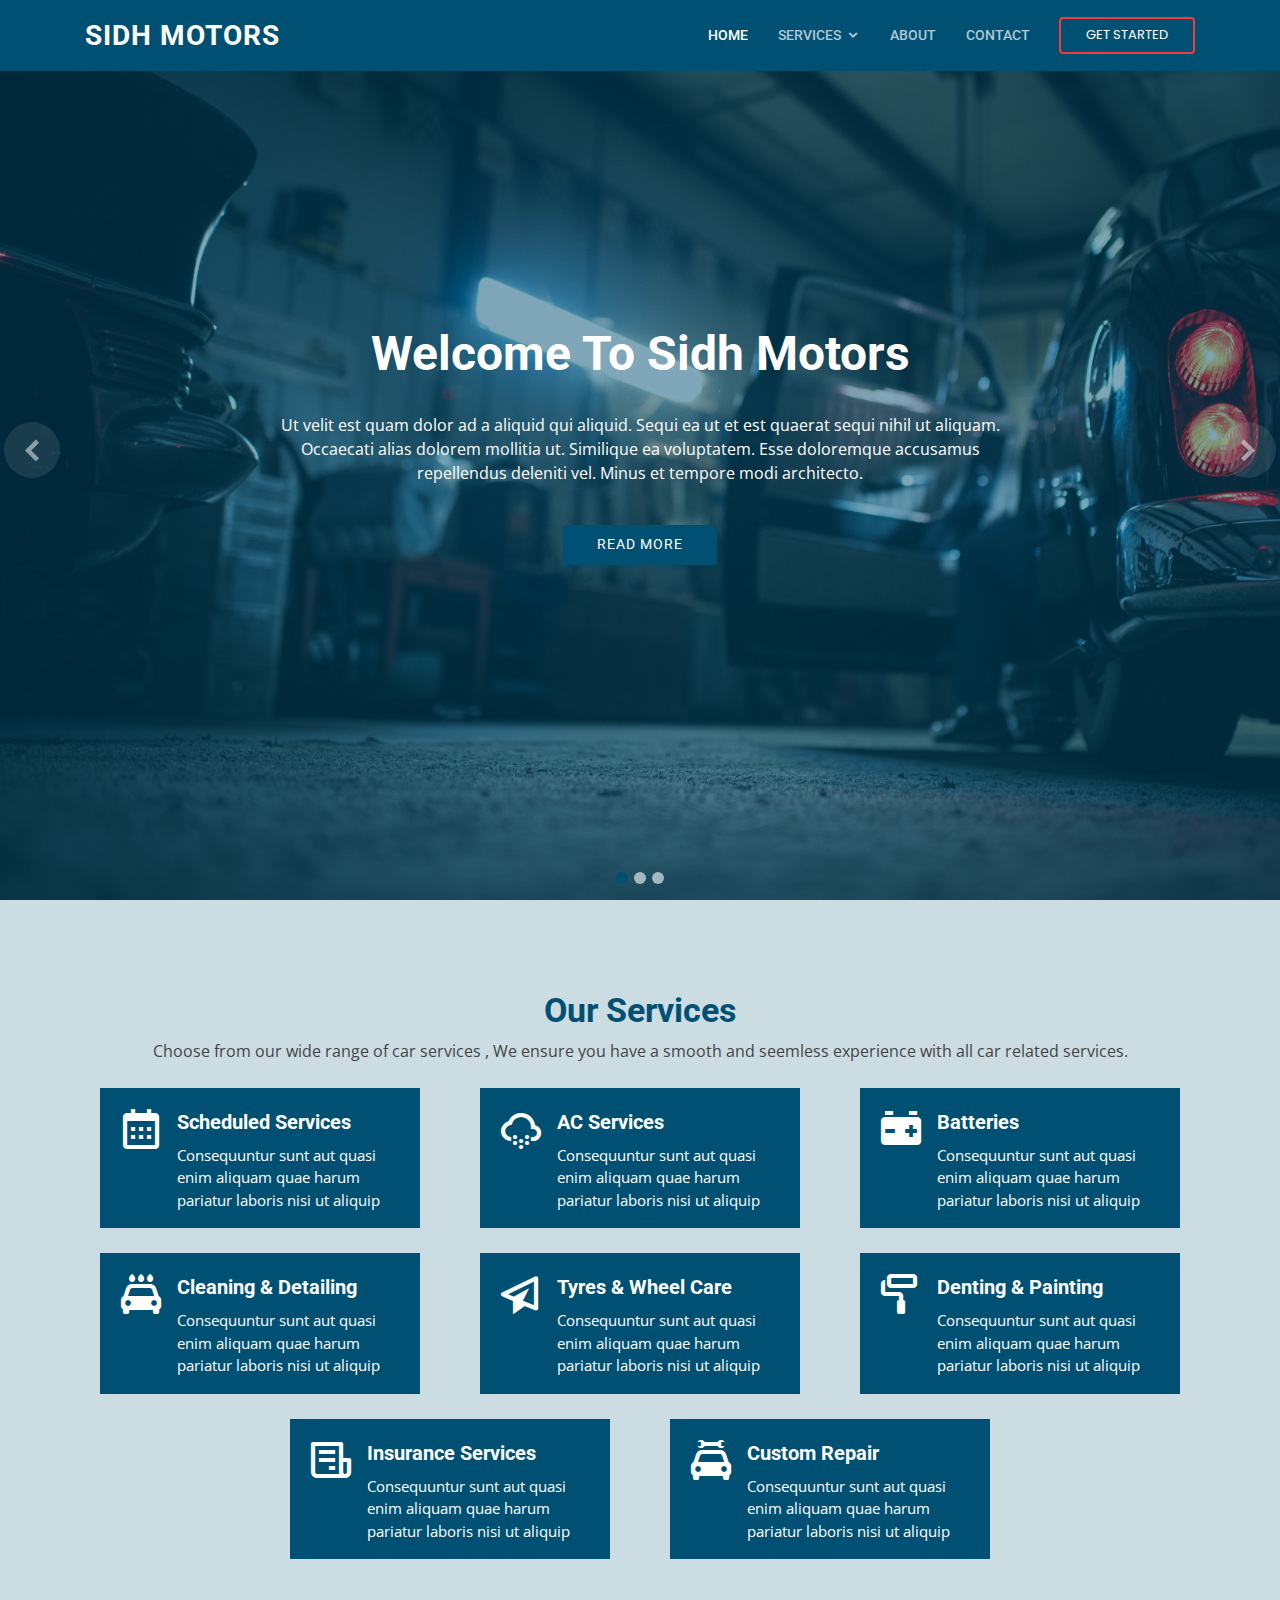
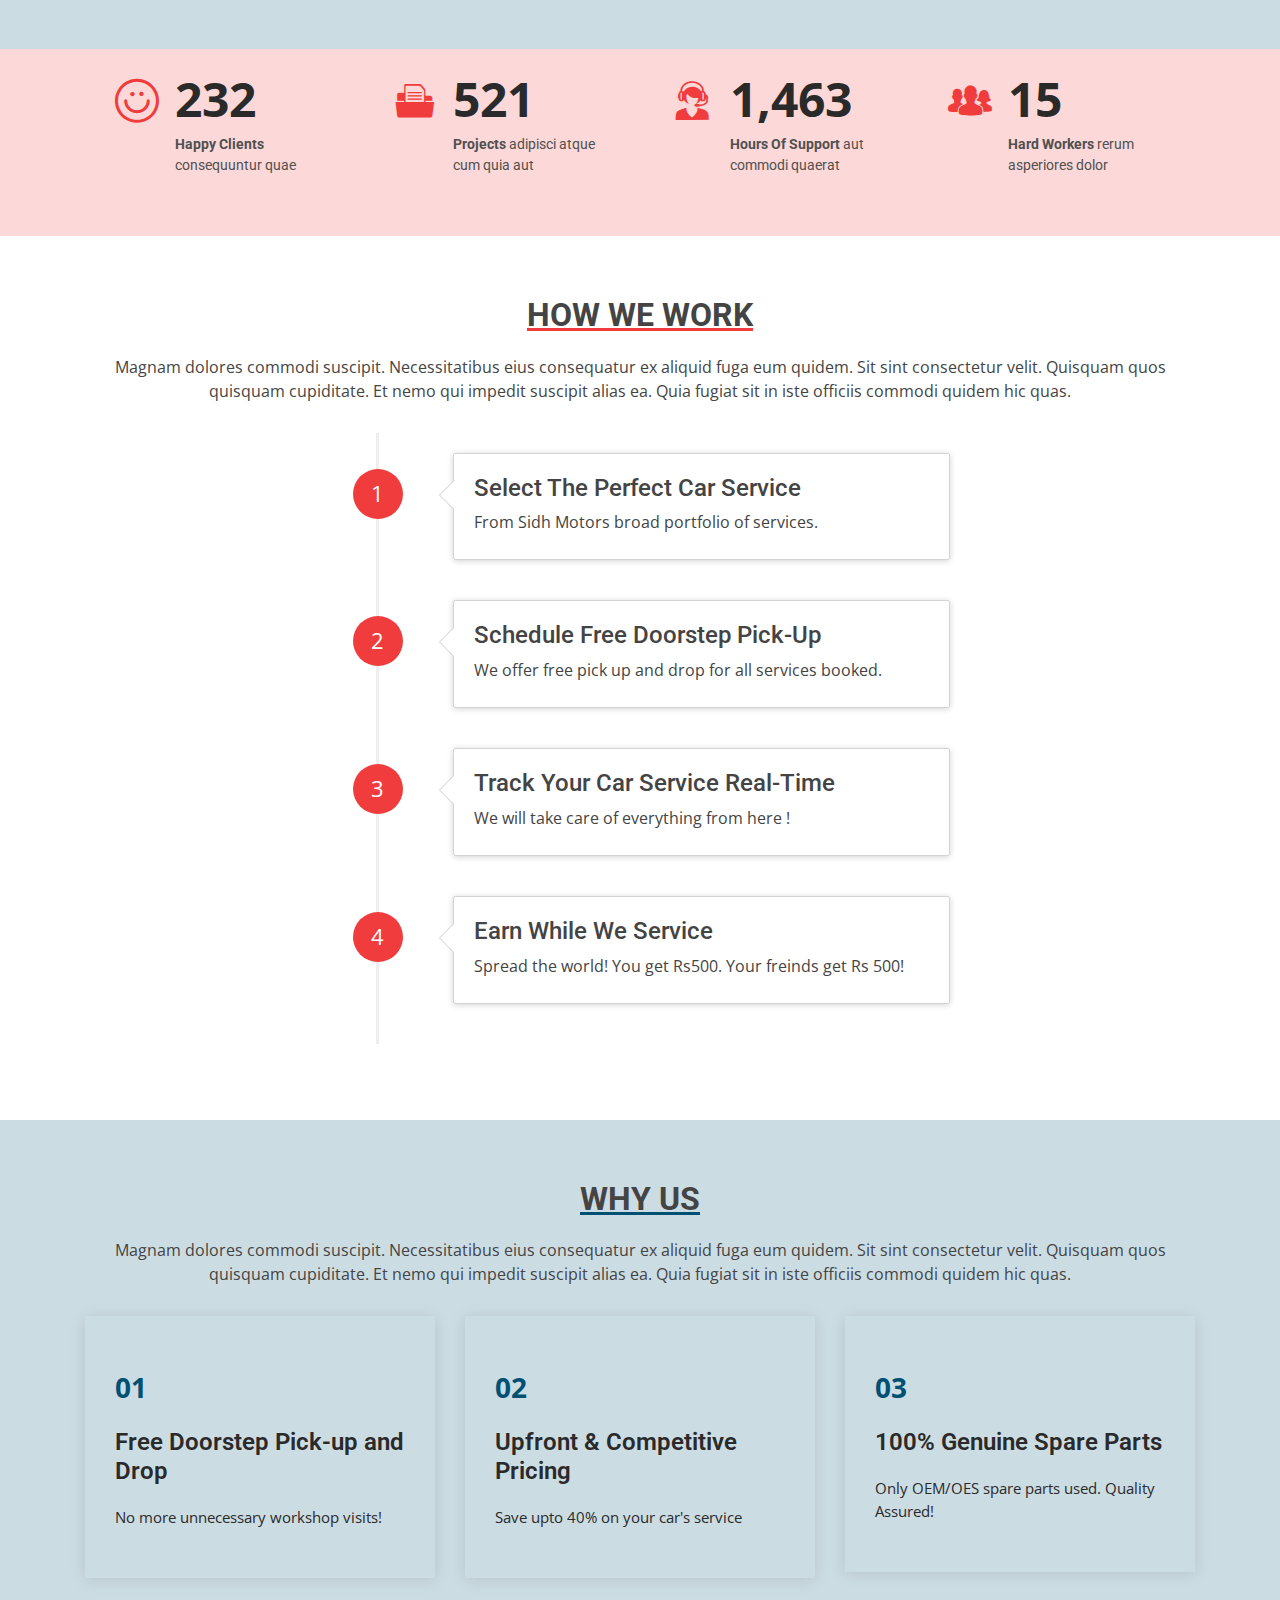
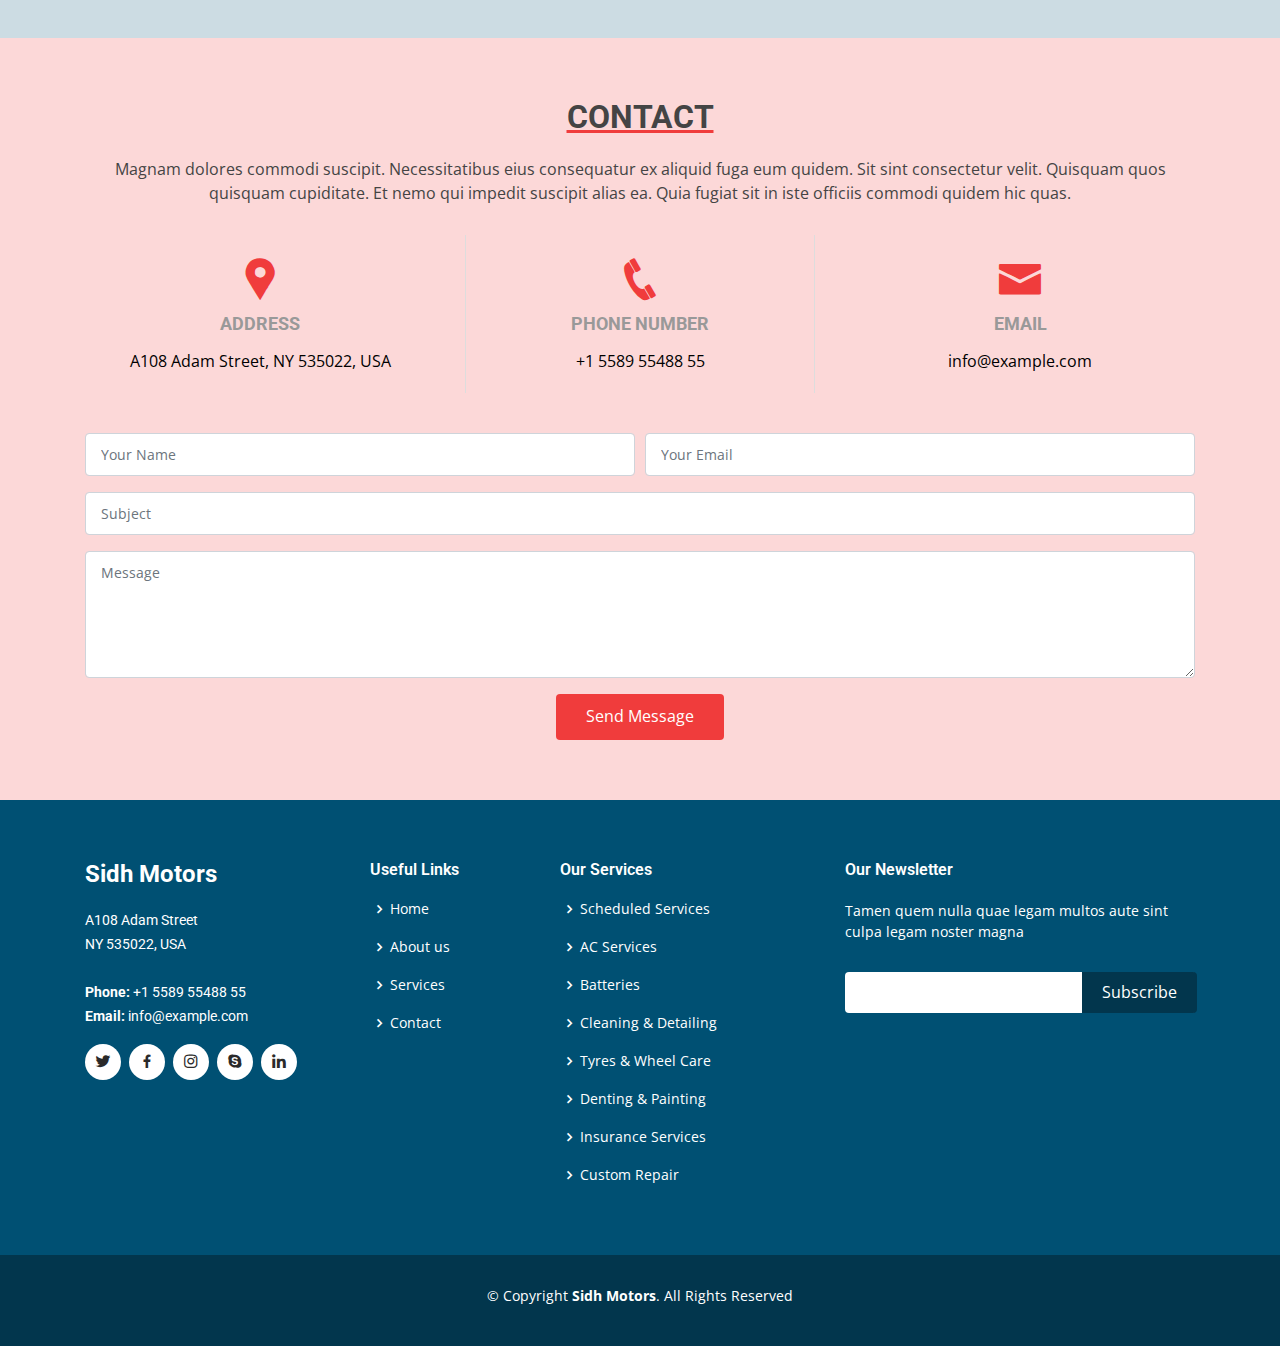
<file: index.html>
<!DOCTYPE html>
<html lang="en">

<head>
  <meta charset="utf-8">
  <meta content="width=device-width, initial-scale=1.0" name="viewport">

  <title>Sidh Motors Bootstrap Template - Index</title>
  <meta content="" name="descriptison">
  <meta content="" name="keywords">

  <!-- Favicons -->
  <link href="assets/img/favicon.png" rel="icon">
  <link href="assets/img/apple-touch-icon.png" rel="apple-touch-icon">

  <!-- Google Fonts -->
  <link href="https://fonts.googleapis.com/css?family=Open+Sans:300,300i,400,400i,600,600i,700,700i|Roboto:300,300i,400,400i,500,500i,600,600i,700,700i|Poppins:300,300i,400,400i,500,500i,600,600i,700,700i" rel="stylesheet">

  <!-- Vendor CSS Files -->
  <link href="assets/vendor/bootstrap/css/bootstrap.min.css" rel="stylesheet">
  <link href="assets/vendor/icofont/icofont.min.css" rel="stylesheet">
  <link href="assets/vendor/boxicons/css/boxicons.min.css" rel="stylesheet">
  <link href="assets/vendor/animate.css/animate.min.css" rel="stylesheet">
  <link href="assets/vendor/venobox/venobox.css" rel="stylesheet">
  <link href="assets/vendor/owl.carousel/assets/owl.carousel.min.css" rel="stylesheet">

  <!-- Template Main CSS File -->
  <link href="assets/css/style.css" rel="stylesheet">

  <!-- =======================================================
  * Template Name: Sidh Motors - v2.1.0
  * Template URL: https://bootstrapmade.com/Sidh Motors-free-bootstrap-theme/
  * Author: BootstrapMade.com
  * License: https://bootstrapmade.com/license/
  ======================================================== -->
</head>

<body>

  <!-- ======= Header ======= -->
  <header id="header" class="fixed-top">
    <div class="container d-flex align-items-center">

      <h1 class="logo mr-auto"><a href="index.html">Sidh Motors</a></h1>
      <!-- Uncomment below if you prefer to use an image logo -->
      <!-- <a href="index.html" class="logo mr-auto"><img src="assets/img/logo.png" alt="" class="img-fluid"></a>-->

      <nav class="nav-menu d-none d-lg-block">
        <ul>
          <li class="active"><a href="index.html">Home</a></li>
          <li class="drop-down"><a href="#about">Services</a>
          <ul>
            <li><a href="service-1.html">Scheduled Services</a></li>
              <li><a href="service-2.html">AC Services</a></li>
              <li><a href="service-3.html">Batteries</a></li>
              <li><a href="service-4.html">Cleaning & Detailing</a></li>
              <li><a href="service-5.html">Tyres & Wheel Care</a></li>
              <li><a href="service-6.html">Denting & Painting</a></li>
              <li><a href="service-7.html">Insurance Services</a></li>
              <li><a href="service-8.html">Custom Repair</a></li>
          </ul>
          </li>
          <li><a href="#services">About</a></li>
          <!-- <li><a href="#portfolio">Portfolio</a></li> -->
          <!-- <li><a href="#team">Team</a></li>
          <li class="drop-down"><a href="">Drop Down</a>
            <ul>
              <li><a href="#">Drop Down 1</a></li>
              <li class="drop-down"><a href="#">Deep Drop Down</a>
                <ul>
                  <li><a href="#">Deep Drop Down 1</a></li>
                  <li><a href="#">Deep Drop Down 2</a></li>
                  <li><a href="#">Deep Drop Down 3</a></li>
                  <li><a href="#">Deep Drop Down 4</a></li>
                  <li><a href="#">Deep Drop Down 5</a></li>
                </ul>
              </li>
              <li><a href="#">Drop Down 2</a></li>
              <li><a href="#">Drop Down 3</a></li>
              <li><a href="#">Drop Down 4</a></li>
            </ul>
          </li> -->
          <li><a href="#contact">Contact</a></li>

        </ul>
      </nav><!-- .nav-menu -->

      <a href="#about" class="get-started-btn scrollto">Get Started</a>

    </div>
  </header><!-- End Header -->

  <!-- ======= Hero Section ======= -->
  <section id="hero">
    <div class="hero-container">
      <div id="heroCarousel" class="carousel slide carousel-fade" data-ride="carousel">

        <ol class="carousel-indicators" id="hero-carousel-indicators"></ol>

        <div class="carousel-inner" role="listbox">

          <!-- Slide 1 -->
          <div class="carousel-item active" style="background: url(assets/img/slider2.jpg); background-size: cover;">
            <div class="carousel-container">
              <div class="carousel-content">
                <h2 class="animate__animated animate__fadeInDown">Welcome To Sidh Motors</h2>
                <p class="animate__animated animate__fadeInUp">Ut velit est quam dolor ad a aliquid qui aliquid. Sequi ea ut et est quaerat sequi nihil ut aliquam. Occaecati alias dolorem mollitia ut. Similique ea voluptatem. Esse doloremque accusamus repellendus deleniti vel. Minus et tempore modi architecto.</p>
                <div>
                  <a href="#about" class="btn-get-started animate__animated animate__fadeInUp scrollto">Read More</a>
                </div>
              </div>
            </div>
          </div>

          <!-- Slide 2 -->
          <div class="carousel-item" style="background: url(assets/img/slider1.jpg); background-size: cover;">
            <div class="carousel-container">
              <div class="carousel-content">
                <h2 class="animate__animated animate__fadeInDown">Lorem Ipsum Dolor</h2>
                <p class="animate__animated animate__fadeInUp">Ut velit est quam dolor ad a aliquid qui aliquid. Sequi ea ut et est quaerat sequi nihil ut aliquam. Occaecati alias dolorem mollitia ut. Similique ea voluptatem. Esse doloremque accusamus repellendus deleniti vel. Minus et tempore modi architecto.</p>
                <div>
                  <a href="#about" class="btn-get-started animate__animated animate__fadeInUp scrollto">Read More</a>
                </div>
              </div>
            </div>
          </div>

          <!-- Slide 3 -->
          <div class="carousel-item" style="background: url(assets/img/slide/slide-3.jpg);">
            <div class="carousel-background"><img src="assets/img/slide/slide-3.jpg" alt=""></div>
            <div class="carousel-container">
              <div class="carousel-content">
                <h2 class="animate__animated animate__fadeInDown">Sequi ea ut et est quaerat</h2>
                <p class="animate__animated animate__fadeInUp">Ut velit est quam dolor ad a aliquid qui aliquid. Sequi ea ut et est quaerat sequi nihil ut aliquam. Occaecati alias dolorem mollitia ut. Similique ea voluptatem. Esse doloremque accusamus repellendus deleniti vel. Minus et tempore modi architecto.</p>
                <div>
                  <a href="#about" class="btn-get-started animate__animated animate__fadeInUp scrollto">Read More</a>
                </div>
              </div>
            </div>
          </div>

        </div>

        <a class="carousel-control-prev" href="#heroCarousel" role="button" data-slide="prev">
          <span class="carousel-control-prev-icon icofont-simple-left" aria-hidden="true"></span>
          <span class="sr-only">Previous</span>
        </a>

        <a class="carousel-control-next" href="#heroCarousel" role="button" data-slide="next">
          <span class="carousel-control-next-icon icofont-simple-right" aria-hidden="true"></span>
          <span class="sr-only">Next</span>
        </a>

      </div>
    </div>
  </section><!-- End Hero -->

  <main id="main">

    <!-- ======= About Section ======= -->
    <section id="about" class="about">
      <div class="container">
        
        <div class="row no-gutters">
         
          <div class=" d-flex align-items-stretch">
            <div class="content d-flex flex-column justify-content-center">
              <h3 class="pri-blue" style="text-align: center;">Our Services</h3>
              <p style="text-align: center;">
               Choose from our wide range of car services , We ensure you have a smooth and seemless experience with all car related services.
              </p>
              <div class="row d-flex justify-content-center">
                
                  <div class="col-md-4">
                    <a href="service-1.html">
                      <div class="icon-box">
                    <i class="bx bx-calendar"></i>
                    <h4>Scheduled Services</h4>
                    <p>Consequuntur sunt aut quasi enim aliquam quae harum pariatur laboris nisi ut aliquip</p>
                  </div>
                </a>
                </div>
                <div class="col-md-4">
                    <a href="service-2.html">
                      <div class="icon-box">
                    <i class="bx bx-cloud-snow"></i>
                    <h4>AC Services</h4>
                    <p>Consequuntur sunt aut quasi enim aliquam quae harum pariatur laboris nisi ut aliquip</p>
                  </div>
                </a>
                </div>
                <div class="col-md-4">
                    <a href="service-3.html">
                      <div class="icon-box">
                          <i class='bx bxs-car-battery'></i>
                    <h4>Batteries</h4>
                    <p>Consequuntur sunt aut quasi enim aliquam quae harum pariatur laboris nisi ut aliquip</p>
                  </div>
                </a>
                </div>
                <div class="col-md-4">
                    <a href="service-4.html">
                      <div class="icon-box">
                          <i class='bx bxs-car-wash' ></i>
                    <h4>Cleaning & Detailing</h4>
                    <p>Consequuntur sunt aut quasi enim aliquam quae harum pariatur laboris nisi ut aliquip</p>
                  </div>
                </a>
                </div>
                <div class="col-md-4">
                    <a href="service-5.html">
                      <div class="icon-box">
                          <i class='bx bx-paper-plane' ></i>
                    <h4>Tyres & Wheel Care</h4>
                    <p>Consequuntur sunt aut quasi enim aliquam quae harum pariatur laboris nisi ut aliquip</p>
                  </div>
                </a>
                </div>
                <div class="col-md-4">
                    <a href="service-6.html">
                      <div class="icon-box">
                     <i class='bx bx-paint-roll' ></i>
                    <h4>Denting & Painting</h4>
                    <p>Consequuntur sunt aut quasi enim aliquam quae harum pariatur laboris nisi ut aliquip</p>
                  </div>
                </a>
                </div>
                <div class="col-md-4">
                    <a href="service-7.html">
                      <div class="icon-box">
                    <i class="bx bx-receipt"></i>
                    <h4>Insurance Services</h4>
                    <p>Consequuntur sunt aut quasi enim aliquam quae harum pariatur laboris nisi ut aliquip</p>
                  </div>
                </a>
                </div>
                <div class="col-md-4">
                    <a href="service-8.html">
                      <div class="icon-box">
                          <i class='bx bxs-car-mechanic' ></i>
                    <h4>Custom Repair</h4>
                    <p>Consequuntur sunt aut quasi enim aliquam quae harum pariatur laboris nisi ut aliquip</p>
                  </div>
                </a>
                </div>

                
              </div>
              
            </div><!-- End .content-->
          </div>
        </div>

      </div>
    </section><!-- End About Section -->

    <!-- ======= Counts Section ======= -->
    <section id="counts" class="counts">
      <div class="container">

        <div class="row no-gutters">

          <div class="col-lg-3 col-md-6 d-md-flex align-items-md-stretch">
            <div class="count-box">
              <i class="icofont-simple-smile"></i>
              <span data-toggle="counter-up">232</span>
              <p><strong>Happy Clients</strong> consequuntur quae</p>
            </div>
          </div>

          <div class="col-lg-3 col-md-6 d-md-flex align-items-md-stretch">
            <div class="count-box">
              <i class="icofont-document-folder"></i>
              <span data-toggle="counter-up">521</span>
              <p><strong>Projects</strong> adipisci atque cum quia aut</p>
            </div>
          </div>

          <div class="col-lg-3 col-md-6 d-md-flex align-items-md-stretch">
            <div class="count-box">
              <i class="icofont-live-support"></i>
              <span data-toggle="counter-up">1,463</span>
              <p><strong>Hours Of Support</strong> aut commodi quaerat</p>
            </div>
          </div>

          <div class="col-lg-3 col-md-6 d-md-flex align-items-md-stretch">
            <div class="count-box">
              <i class="icofont-users-alt-5"></i>
              <span data-toggle="counter-up">15</span>
              <p><strong>Hard Workers</strong> rerum asperiores dolor</p>
            </div>
          </div>

        </div>

      </div>
    </section><!-- End Counts Section -->

    <!-- ======= Clients Section ======= -->
    <!-- <section id="clients" class="clients section-bg">
      <div class="container">

        <div class="row">

          <div class="col-lg-2 col-md-4 col-6 d-flex align-items-center justify-content-center">
            <img src="assets/img/clients/client-1.png" class="img-fluid" alt="">
          </div>

          <div class="col-lg-2 col-md-4 col-6 d-flex align-items-center justify-content-center">
            <img src="assets/img/clients/client-2.png" class="img-fluid" alt="">
          </div>

          <div class="col-lg-2 col-md-4 col-6 d-flex align-items-center justify-content-center">
            <img src="assets/img/clients/client-3.png" class="img-fluid" alt="">
          </div>

          <div class="col-lg-2 col-md-4 col-6 d-flex align-items-center justify-content-center">
            <img src="assets/img/clients/client-4.png" class="img-fluid" alt="">
          </div>

          <div class="col-lg-2 col-md-4 col-6 d-flex align-items-center justify-content-center">
            <img src="assets/img/clients/client-5.png" class="img-fluid" alt="">
          </div>

          <div class="col-lg-2 col-md-4 col-6 d-flex align-items-center justify-content-center">
            <img src="assets/img/clients/client-6.png" class="img-fluid" alt="">
          </div>

        </div>

      </div>
    </section>End Clients Section -->

    <!-- ======= Services Section ======= -->
    <section id="services" class="services">
      <div class="container">

        <div class="section-title">
          <h2>How We Work</h2>
          <p>Magnam dolores commodi suscipit. Necessitatibus eius consequatur ex aliquid fuga eum quidem. Sit sint consectetur velit. Quisquam quos quisquam cupiditate. Et nemo qui impedit suscipit alias ea. Quia fugiat sit in iste officiis commodi quidem hic quas.</p>
        </div>
        <div class="timeline-container container">
            
            <ul class="timeline">
                <li class="timeline-inverted">
                    <div class="timeline-badge warning">1<i class="glyphicon glyphicon-credit-card"></i></div>
                    <div class="timeline-panel">
                      <div class="timeline-heading">
                        <h4 class="timeline-title">Select The Perfect Car Service</h4>
                      </div>
                      <div class="timeline-body">
                        <p>From Sidh Motors broad portfolio of services.</p>
                        <p></p>
                      </div>
                      
                    </div>
                    <!-- <div class="img-work img-fluid">
                        <img style="height:200px; width:auto;" src="assets\Illustrations\1.png">
                      </div> -->
                  </li>
                  <li><li class="timeline-inverted">
                      <div class="timeline-badge warning">2<i class="glyphicon glyphicon-credit-card"></i></div>
                      <div class="timeline-panel">
                        <div class="timeline-heading">
                          <h4 class="timeline-title">Schedule Free Doorstep Pick-Up</h4>
                        </div>
                        <div class="timeline-body">
                          <p>We offer free pick up and drop for all services booked.</p>
                          <p></p>
                        </div>
                      </div>
                    </li>
                    <li><li class="timeline-inverted">
                        <div class="timeline-badge warning">3<i class="glyphicon glyphicon-credit-card"></i></div>
                        <div class="timeline-panel">
                          <div class="timeline-heading">
                            <h4 class="timeline-title">Track Your Car Service Real-Time</h4>
                          </div>
                          <div class="timeline-body">
                            <p>We will take care of everything from here !</p>
                            <p></p>
                          </div>
                        </div>
                      </li>
                      <li><li class="timeline-inverted">
                          <div class="timeline-badge warning">4<i class="glyphicon glyphicon-credit-card"></i></div>
                          <div class="timeline-panel">
                            <div class="timeline-heading">
                              <h4 class="timeline-title">Earn While We Service</h4>
                            </div>
                            <div class="timeline-body">
                              
                              <p>Spread the world! You get Rs500. Your freinds get Rs 500!</p>
                              <p></p>
                            </div>
                          </div>
                        </li>
                        
            </ul>
        </div>


        <!-- Circle Services -->
        <!-- <div class="row">
          <div class="col-lg-4 col-md-6 icon-box">
            <div class="icon"><i class="icofont-computer"></i></div>
            <h4 class="title"><a href="">Lorem Ipsum</a></h4>
            <p class="description">Voluptatum deleniti atque corrupti quos dolores et quas molestias excepturi sint occaecati cupiditate non provident</p>
          </div>
          <div class="col-lg-4 col-md-6 icon-box">
            <div class="icon"><i class="icofont-chart-bar-graph"></i></div>
            <h4 class="title"><a href="">Dolor Sitema</a></h4>
            <p class="description">Minim veniam, quis nostrud exercitation ullamco laboris nisi ut aliquip ex ea commodo consequat tarad limino ata</p>
          </div>
          <div class="col-lg-4 col-md-6 icon-box">
            <div class="icon"><i class="icofont-earth"></i></div>
            <h4 class="title"><a href="">Sed ut perspiciatis</a></h4>
            <p class="description">Duis aute irure dolor in reprehenderit in voluptate velit esse cillum dolore eu fugiat nulla pariatur</p>
          </div>
          <div class="col-lg-4 col-md-6 icon-box">
            <div class="icon"><i class="icofont-image"></i></div>
            <h4 class="title"><a href="">Magni Dolores</a></h4>
            <p class="description">Excepteur sint occaecat cupidatat non proident, sunt in culpa qui officia deserunt mollit anim id est laborum</p>
          </div>
          <div class="col-lg-4 col-md-6 icon-box">
            <div class="icon"><i class="icofont-settings"></i></div>
            <h4 class="title"><a href="">Nemo Enim</a></h4>
            <p class="description">At vero eos et accusamus et iusto odio dignissimos ducimus qui blanditiis praesentium voluptatum deleniti atque</p>
          </div>
          <div class="col-lg-4 col-md-6 icon-box">
            <div class="icon"><i class="icofont-tasks-alt"></i></div>
            <h4 class="title"><a href="">Eiusmod Tempor</a></h4>
            <p class="description">Et harum quidem rerum facilis est et expedita distinctio. Nam libero tempore, cum soluta nobis est eligendi</p>
          </div>
        </div> -->

      </div>
    </section><!-- End Services Section -->

    <!-- ======= Why Us Section ======= -->
    <section id="why-us" class="why-us">
      <div class="container">

        <div class="section-title">
          <h2>Why Us</h2>
          <p>Magnam dolores commodi suscipit. Necessitatibus eius consequatur ex aliquid fuga eum quidem. Sit sint consectetur velit. Quisquam quos quisquam cupiditate. Et nemo qui impedit suscipit alias ea. Quia fugiat sit in iste officiis commodi quidem hic quas.</p>
        </div>

        <div class="row">

          <div class="col-lg-4">
            <div class="box">
              <span>01</span>
              <h4>Free Doorstep Pick-up and Drop</h4>
              <p>No more unnecessary workshop visits!</p>
            </div>
            
          </div>

          <div class="col-lg-4 mt-4 mt-lg-0">
            <div class="box">
              <span>02</span>
              <h4>Upfront & Competitive Pricing</h4>
              <p>Save upto 40% on your car's service</p>
            </div>
          </div>

          <div class="col-lg-4 mt-4 mt-lg-0">
            <div class="box">
              <span>03</span>
              <h4> 100% Genuine Spare Parts</h4>
              <p>Only OEM/OES spare parts used. Quality Assured!</p>
            </div>
          </div>

        </div>

      </div>
    </section><!-- End Why Us Section -->

    <!-- ======= Portfolio Section ======= -->
    <!-- <section id="portfolio" class="portfolio">
      <div class="container">

        <div class="section-title">
          <h2>Portfolio</h2>
          <p>Magnam dolores commodi suscipit. Necessitatibus eius consequatur ex aliquid fuga eum quidem. Sit sint consectetur velit. Quisquam quos quisquam cupiditate. Et nemo qui impedit suscipit alias ea. Quia fugiat sit in iste officiis commodi quidem hic quas.</p>
        </div>

        <div class="row">
          <div class="col-lg-12 d-flex justify-content-center">
            <ul id="portfolio-flters">
              <li data-filter="*" class="filter-active">All</li>
              <li data-filter=".filter-app">App</li>
              <li data-filter=".filter-card">Card</li>
              <li data-filter=".filter-web">Web</li>
            </ul>
          </div>
        </div>

        <div class="row portfolio-container">

          <div class="col-lg-4 col-md-6 portfolio-item filter-app">
            <div class="portfolio-wrap">
              <img src="assets/img/portfolio/portfolio-1.jpg" class="img-fluid" alt="">
              <div class="portfolio-info">
                <h4>App 1</h4>
                <p>App</p>
                <div class="portfolio-links">
                  <a href="assets/img/portfolio/portfolio-1.jpg" data-gall="portfolioGallery" class="venobox" title="App 1"><i class="bx bx-plus"></i></a>
                  <a href="portfolio-details.html" title="More Details"><i class="bx bx-link"></i></a>
                </div>
              </div>
            </div>
          </div>

          <div class="col-lg-4 col-md-6 portfolio-item filter-web">
            <div class="portfolio-wrap">
              <img src="assets/img/portfolio/portfolio-2.jpg" class="img-fluid" alt="">
              <div class="portfolio-info">
                <h4>Web 3</h4>
                <p>Web</p>
                <div class="portfolio-links">
                  <a href="assets/img/portfolio/portfolio-2.jpg" data-gall="portfolioGallery" class="venobox" title="Web 3"><i class="bx bx-plus"></i></a>
                  <a href="portfolio-details.html" title="More Details"><i class="bx bx-link"></i></a>
                </div>
              </div>
            </div>
          </div>

          <div class="col-lg-4 col-md-6 portfolio-item filter-app">
            <div class="portfolio-wrap">
              <img src="assets/img/portfolio/portfolio-3.jpg" class="img-fluid" alt="">
              <div class="portfolio-info">
                <h4>App 2</h4>
                <p>App</p>
                <div class="portfolio-links">
                  <a href="assets/img/portfolio/portfolio-3.jpg" data-gall="portfolioGallery" class="venobox" title="App 2"><i class="bx bx-plus"></i></a>
                  <a href="portfolio-details.html" title="More Details"><i class="bx bx-link"></i></a>
                </div>
              </div>
            </div>
          </div>

          <div class="col-lg-4 col-md-6 portfolio-item filter-card">
            <div class="portfolio-wrap">
              <img src="assets/img/portfolio/portfolio-4.jpg" class="img-fluid" alt="">
              <div class="portfolio-info">
                <h4>Card 2</h4>
                <p>Card</p>
                <div class="portfolio-links">
                  <a href="assets/img/portfolio/portfolio-4.jpg" data-gall="portfolioGallery" class="venobox" title="Card 2"><i class="bx bx-plus"></i></a>
                  <a href="portfolio-details.html" title="More Details"><i class="bx bx-link"></i></a>
                </div>
              </div>
            </div>
          </div>

          <div class="col-lg-4 col-md-6 portfolio-item filter-web">
            <div class="portfolio-wrap">
              <img src="assets/img/portfolio/portfolio-5.jpg" class="img-fluid" alt="">
              <div class="portfolio-info">
                <h4>Web 2</h4>
                <p>Web</p>
                <div class="portfolio-links">
                  <a href="assets/img/portfolio/portfolio-5.jpg" data-gall="portfolioGallery" class="venobox" title="Web 2"><i class="bx bx-plus"></i></a>
                  <a href="portfolio-details.html" title="More Details"><i class="bx bx-link"></i></a>
                </div>
              </div>
            </div>
          </div>

          <div class="col-lg-4 col-md-6 portfolio-item filter-app">
            <div class="portfolio-wrap">
              <img src="assets/img/portfolio/portfolio-6.jpg" class="img-fluid" alt="">
              <div class="portfolio-info">
                <h4>App 3</h4>
                <p>App</p>
                <div class="portfolio-links">
                  <a href="assets/img/portfolio/portfolio-6.jpg" data-gall="portfolioGallery" class="venobox" title="App 3"><i class="bx bx-plus"></i></a>
                  <a href="portfolio-details.html" title="More Details"><i class="bx bx-link"></i></a>
                </div>
              </div>
            </div>
          </div>

          <div class="col-lg-4 col-md-6 portfolio-item filter-card">
            <div class="portfolio-wrap">
              <img src="assets/img/portfolio/portfolio-7.jpg" class="img-fluid" alt="">
              <div class="portfolio-info">
                <h4>Card 1</h4>
                <p>Card</p>
                <div class="portfolio-links">
                  <a href="assets/img/portfolio/portfolio-7.jpg" data-gall="portfolioGallery" class="venobox" title="Card 1"><i class="bx bx-plus"></i></a>
                  <a href="portfolio-details.html" title="More Details"><i class="bx bx-link"></i></a>
                </div>
              </div>
            </div>
          </div>

          <div class="col-lg-4 col-md-6 portfolio-item filter-card">
            <div class="portfolio-wrap">
              <img src="assets/img/portfolio/portfolio-8.jpg" class="img-fluid" alt="">
              <div class="portfolio-info">
                <h4>Card 3</h4>
                <p>Card</p>
                <div class="portfolio-links">
                  <a href="assets/img/portfolio/portfolio-8.jpg" data-gall="portfolioGallery" class="venobox" title="Card 3"><i class="bx bx-plus"></i></a>
                  <a href="portfolio-details.html" title="More Details"><i class="bx bx-link"></i></a>
                </div>
              </div>
            </div>
          </div>

          <div class="col-lg-4 col-md-6 portfolio-item filter-web">
            <div class="portfolio-wrap">
              <img src="assets/img/portfolio/portfolio-9.jpg" class="img-fluid" alt="">
              <div class="portfolio-info">
                <h4>Web 3</h4>
                <p>Web</p>
                <div class="portfolio-links">
                  <a href="assets/img/portfolio/portfolio-9.jpg" data-gall="portfolioGallery" class="venobox" title="Web 3"><i class="bx bx-plus"></i></a>
                  <a href="portfolio-details.html" title="More Details"><i class="bx bx-link"></i></a>
                </div>
              </div>
            </div>
          </div>

        </div>

      </div>
    </section>End Portfolio Section -->

    <!-- ======= Team Section ======= -->
    <!-- <section id="team" class="team">
      <div class="container">

        <div class="section-title">
          <h2>Team</h2>
          <p>Magnam dolores commodi suscipit. Necessitatibus eius consequatur ex aliquid fuga eum quidem. Sit sint consectetur velit. Quisquam quos quisquam cupiditate. Et nemo qui impedit suscipit alias ea. Quia fugiat sit in iste officiis commodi quidem hic quas.</p>
        </div>

        <div class="row">

          <div class="col-xl-3 col-lg-4 col-md-6">
            <div class="member">
              <img src="assets/img/team/team-1.jpg" class="img-fluid" alt="">
              <div class="member-info">
                <div class="member-info-content">
                  <h4>Walter White</h4>
                  <span>Chief Executive Officer</span>
                  <div class="social">
                    <a href=""><i class="icofont-twitter"></i></a>
                    <a href=""><i class="icofont-facebook"></i></a>
                    <a href=""><i class="icofont-instagram"></i></a>
                    <a href=""><i class="icofont-linkedin"></i></a>
                  </div>
                </div>
              </div>
            </div>
          </div>

          <div class="col-xl-3 col-lg-4 col-md-6" data-wow-delay="0.1s">
            <div class="member">
              <img src="assets/img/team/team-2.jpg" class="img-fluid" alt="">
              <div class="member-info">
                <div class="member-info-content">
                  <h4>Sarah Jhonson</h4>
                  <span>Product Manager</span>
                  <div class="social">
                    <a href=""><i class="icofont-twitter"></i></a>
                    <a href=""><i class="icofont-facebook"></i></a>
                    <a href=""><i class="icofont-instagram"></i></a>
                    <a href=""><i class="icofont-linkedin"></i></a>
                  </div>
                </div>
              </div>
            </div>
          </div>

          <div class="col-xl-3 col-lg-4 col-md-6" data-wow-delay="0.2s">
            <div class="member">
              <img src="assets/img/team/team-3.jpg" class="img-fluid" alt="">
              <div class="member-info">
                <div class="member-info-content">
                  <h4>William Anderson</h4>
                  <span>CTO</span>
                  <div class="social">
                    <a href=""><i class="icofont-twitter"></i></a>
                    <a href=""><i class="icofont-facebook"></i></a>
                    <a href=""><i class="icofont-instagram"></i></a>
                    <a href=""><i class="icofont-linkedin"></i></a>
                  </div>
                </div>
              </div>
            </div>
          </div>

          <div class="col-xl-3 col-lg-4 col-md-6" data-wow-delay="0.3s">
            <div class="member">
              <img src="assets/img/team/team-4.jpg" class="img-fluid" alt="">
              <div class="member-info">
                <div class="member-info-content">
                  <h4>Amanda Jepson</h4>
                  <span>Accountant</span>
                  <div class="social">
                    <a href=""><i class="icofont-twitter"></i></a>
                    <a href=""><i class="icofont-facebook"></i></a>
                    <a href=""><i class="icofont-instagram"></i></a>
                    <a href=""><i class="icofont-linkedin"></i></a>
                  </div>
                </div>
              </div>
            </div>
          </div>

        </div>

      </div>
    </section>End Team Section -->

    <!-- ======= Pricing Section ======= -->
    <!-- <section id="pricing" class="pricing">
      <div class="container">

        <div class="section-title">
          <h2>Pricing</h2>
          <p>Magnam dolores commodi suscipit. Necessitatibus eius consequatur ex aliquid fuga eum quidem. Sit sint consectetur velit. Quisquam quos quisquam cupiditate. Et nemo qui impedit suscipit alias ea. Quia fugiat sit in iste officiis commodi quidem hic quas.</p>
        </div>

        <div class="row">

          <div class="col-lg-4 col-md-6">
            <div class="box">
              <h3>Free</h3>
              <h4><sup>$</sup>0<span> / month</span></h4>
              <ul>
                <li>Aida dere</li>
                <li>Nec feugiat nisl</li>
                <li>Nulla at volutpat dola</li>
                <li class="na">Pharetra massa</li>
                <li class="na">Massa ultricies mi</li>
              </ul>
              <div class="btn-wrap">
                <a href="#" class="btn-buy">Buy Now</a>
              </div>
            </div>
          </div>

          <div class="col-lg-4 col-md-6 mt-4 mt-md-0">
            <div class="box recommended">
              <h3>Business</h3>
              <h4><sup>$</sup>19<span> / month</span></h4>
              <ul>
                <li>Aida dere</li>
                <li>Nec feugiat nisl</li>
                <li>Nulla at volutpat dola</li>
                <li>Pharetra massa</li>
                <li class="na">Massa ultricies mi</li>
              </ul>
              <div class="btn-wrap">
                <a href="#" class="btn-buy">Buy Now</a>
              </div>
            </div>
          </div>

          <div class="col-lg-4 col-md-6 mt-4 mt-lg-0">
            <div class="box">
              <h3>Developer</h3>
              <h4><sup>$</sup>29<span> / month</span></h4>
              <ul>
                <li>Aida dere</li>
                <li>Nec feugiat nisl</li>
                <li>Nulla at volutpat dola</li>
                <li>Pharetra massa</li>
                <li>Massa ultricies mi</li>
              </ul>
              <div class="btn-wrap">
                <a href="#" class="btn-buy">Buy Now</a>
              </div>
            </div>
          </div>

        </div>

      </div>
    </section>End Pricing Section -->

    <!-- ======= Frequently Asked Questions Section ======= -->
    <!-- <section id="faq" class="faq section-bg">
      <div class="container">

        <div class="section-title">
          <h2>Frequently Asked Questions</h2>
          <p>Magnam dolores commodi suscipit. Necessitatibus eius consequatur ex aliquid fuga eum quidem. Sit sint consectetur velit. Quisquam quos quisquam cupiditate. Et nemo qui impedit suscipit alias ea. Quia fugiat sit in iste officiis commodi quidem hic quas.</p>
        </div>

        <div class="faq-list">
          <ul>
            <li data-aos="fade-up">
              <i class="bx bx-help-circle icon-help"></i> <a data-toggle="collapse" class="collapse" href="#faq-list-1">Non consectetur a erat nam at lectus urna duis? <i class="bx bx-chevron-down icon-show"></i><i class="bx bx-chevron-up icon-close"></i></a>
              <div id="faq-list-1" class="collapse show" data-parent=".faq-list">
                <p>
                  Feugiat pretium nibh ipsum consequat. Tempus iaculis urna id volutpat lacus laoreet non curabitur gravida. Venenatis lectus magna fringilla urna porttitor rhoncus dolor purus non.
                </p>
              </div>
            </li>

            <li data-aos="fade-up" data-aos-delay="100">
              <i class="bx bx-help-circle icon-help"></i> <a data-toggle="collapse" href="#faq-list-2" class="collapsed">Feugiat scelerisque varius morbi enim nunc? <i class="bx bx-chevron-down icon-show"></i><i class="bx bx-chevron-up icon-close"></i></a>
              <div id="faq-list-2" class="collapse" data-parent=".faq-list">
                <p>
                  Dolor sit amet consectetur adipiscing elit pellentesque habitant morbi. Id interdum velit laoreet id donec ultrices. Fringilla phasellus faucibus scelerisque eleifend donec pretium. Est pellentesque elit ullamcorper dignissim. Mauris ultrices eros in cursus turpis massa tincidunt dui.
                </p>
              </div>
            </li>

            <li data-aos="fade-up" data-aos-delay="200">
              <i class="bx bx-help-circle icon-help"></i> <a data-toggle="collapse" href="#faq-list-3" class="collapsed">Dolor sit amet consectetur adipiscing elit? <i class="bx bx-chevron-down icon-show"></i><i class="bx bx-chevron-up icon-close"></i></a>
              <div id="faq-list-3" class="collapse" data-parent=".faq-list">
                <p>
                  Eleifend mi in nulla posuere sollicitudin aliquam ultrices sagittis orci. Faucibus pulvinar elementum integer enim. Sem nulla pharetra diam sit amet nisl suscipit. Rutrum tellus pellentesque eu tincidunt. Lectus urna duis convallis convallis tellus. Urna molestie at elementum eu facilisis sed odio morbi quis
                </p>
              </div>
            </li>

            <li data-aos="fade-up" data-aos-delay="300">
              <i class="bx bx-help-circle icon-help"></i> <a data-toggle="collapse" href="#faq-list-4" class="collapsed">Tempus quam pellentesque nec nam aliquam sem et tortor consequat? <i class="bx bx-chevron-down icon-show"></i><i class="bx bx-chevron-up icon-close"></i></a>
              <div id="faq-list-4" class="collapse" data-parent=".faq-list">
                <p>
                  Molestie a iaculis at erat pellentesque adipiscing commodo. Dignissim suspendisse in est ante in. Nunc vel risus commodo viverra maecenas accumsan. Sit amet nisl suscipit adipiscing bibendum est. Purus gravida quis blandit turpis cursus in.
                </p>
              </div>
            </li>

            <li data-aos="fade-up" data-aos-delay="400">
              <i class="bx bx-help-circle icon-help"></i> <a data-toggle="collapse" href="#faq-list-5" class="collapsed">Tortor vitae purus faucibus ornare. Varius vel pharetra vel turpis nunc eget lorem dolor? <i class="bx bx-chevron-down icon-show"></i><i class="bx bx-chevron-up icon-close"></i></a>
              <div id="faq-list-5" class="collapse" data-parent=".faq-list">
                <p>
                  Laoreet sit amet cursus sit amet dictum sit amet justo. Mauris vitae ultricies leo integer malesuada nunc vel. Tincidunt eget nullam non nisi est sit amet. Turpis nunc eget lorem dolor sed. Ut venenatis tellus in metus vulputate eu scelerisque.
                </p>
              </div>
            </li>

          </ul>
        </div>

      </div>
    </section>End Frequently Asked Questions Section -->

    <!-- ======= Contact Section ======= -->
    <section id="contact" class="contact">
      <div class="container">

        <div class="section-title">
          <h2>Contact</h2>
          <p>Magnam dolores commodi suscipit. Necessitatibus eius consequatur ex aliquid fuga eum quidem. Sit sint consectetur velit. Quisquam quos quisquam cupiditate. Et nemo qui impedit suscipit alias ea. Quia fugiat sit in iste officiis commodi quidem hic quas.</p>
        </div>

        <div class="row contact-info">

          <div class="col-md-4">
            <div class="contact-address">
              <i class="icofont-google-map"></i>
              <h3>Address</h3>
              <address>A108 Adam Street, NY 535022, USA</address>
            </div>
          </div>

          <div class="col-md-4">
            <div class="contact-phone">
              <i class="icofont-phone"></i>
              <h3>Phone Number</h3>
              <p><a href="tel:+155895548855">+1 5589 55488 55</a></p>
            </div>
          </div>

          <div class="col-md-4">
            <div class="contact-email">
              <i class="icofont-envelope"></i>
              <h3>Email</h3>
              <p><a href="mailto:info@example.com">info@example.com</a></p>
            </div>
          </div>

        </div>

        <div class="form">
          <form action="forms/contact.php" method="post" role="form" class="php-email-form">
            <div class="form-row">
              <div class="col-md-6 form-group">
                <input type="text" name="name" class="form-control" id="name" placeholder="Your Name" data-rule="minlen:4" data-msg="Please enter at least 4 chars">
                <div class="validate"></div>
              </div>
              <div class="col-md-6 form-group">
                <input type="email" class="form-control" name="email" id="email" placeholder="Your Email" data-rule="email" data-msg="Please enter a valid email">
                <div class="validate"></div>
              </div>
            </div>
            <div class="form-group">
              <input type="text" class="form-control" name="subject" id="subject" placeholder="Subject" data-rule="minlen:4" data-msg="Please enter at least 8 chars of subject" />
              <div class="validate"></div>
            </div>
            <div class="form-group">
              <textarea class="form-control" name="message" rows="5" data-rule="required" data-msg="Please write something for us" placeholder="Message"></textarea>
              <div class="validate"></div>
            </div>
            <div class="mb-3">
              <div class="loading">Loading</div>
              <div class="error-message"></div>
              <div class="sent-message">Your message has been sent. Thank you!</div>
            </div>
            <div class="text-center"><button type="submit">Send Message</button></div>
          </form>
        </div>

      </div>
    </section><!-- End Contact Section -->

  </main><!-- End #main -->

  <!-- ======= Footer ======= -->
  <footer id="footer">
    <div class="footer-top">
      <div class="container">
        <div class="row">

          <div class="col-lg-3 col-md-6">
            <div class="footer-info">
              <h3>Sidh Motors</h3>
              <p>
                A108 Adam Street <br>
                NY 535022, USA<br><br>
                <strong>Phone:</strong> +1 5589 55488 55<br>
                <strong>Email:</strong> info@example.com<br>
              </p>
              <div class="social-links mt-3">
                <a href="#" class="twitter"><i class="bx bxl-twitter"></i></a>
                <a href="#" class="facebook"><i class="bx bxl-facebook"></i></a>
                <a href="#" class="instagram"><i class="bx bxl-instagram"></i></a>
                <a href="#" class="google-plus"><i class="bx bxl-skype"></i></a>
                <a href="#" class="linkedin"><i class="bx bxl-linkedin"></i></a>
              </div>
            </div>
          </div>

          <div class="col-lg-2 col-md-6 footer-links">
            <h4>Useful Links</h4>
            <ul>
              <li><i  class="bx bx-chevron-right"></i> <a href="index.html">Home</a></li>
              <li><i  class="bx bx-chevron-right"></i> <a href="#service">About us</a></li>
              <li><i  class="bx bx-chevron-right"></i> <a href="#about">Services</a></li>
              <li><i  class="bx bx-chevron-right"></i> <a href="#contact">Contact</a></li>
              
            </ul>
          </div>

          <div class="col-lg-3 col-md-6 footer-links">
            <h4 >Our Services</h4>
            <ul>
              <li><i  class="bx bx-chevron-right"></i><a href="service-1.html">Scheduled Services</a></li>
              <li><i  class="bx bx-chevron-right"></i><a href="service-2.html">AC Services</a></li>
              <li><i  class="bx bx-chevron-right"></i><a href="service-3.html">Batteries</a></li>
              <li><i  class="bx bx-chevron-right"></i><a href="service-4.html">Cleaning & Detailing</a></li>
              <li><i  class="bx bx-chevron-right"></i><a href="service-5.html">Tyres & Wheel Care</a></li>
              <li><i  class="bx bx-chevron-right"></i><a href="service-6.html">Denting & Painting</a></li>
              <li><i  class="bx bx-chevron-right"></i><a href="service-7.html">Insurance Services</a></li>
              <li><i  class="bx bx-chevron-right"></i><a href="service-8.html">Custom Repair</a></li>
            </ul>
          </div>

          <div class="col-lg-4 col-md-6 footer-newsletter">
            <h4>Our Newsletter</h4>
            <p>Tamen quem nulla quae legam multos aute sint culpa legam noster magna</p>
            <form action="" method="post">
              <input type="email" name="email"><input class="sub-btn" type="submit" value="Subscribe">
            </form>

          </div>

        </div>
      </div>
    </div>

    <div class="container">
      <div class="copyright">
        &copy; Copyright <strong><span>Sidh Motors</span></strong>. All Rights Reserved
      </div>
      <div class="credits">
        <!-- All the links in the footer should remain intact. -->
        <!-- You can delete the links only if you purchased the pro version. -->
        <!-- Licensing information: https://bootstrapmade.com/license/ -->
        <!-- Purchase the pro version with working PHP/AJAX contact form: https://bootstrapmade.com/Sidh Motors-free-bootstrap-theme/ -->
        <!-- Designed by <a href="https://bootstrapmade.com/">BootstrapMade</a> -->
      </div>
    </div>
  </footer><!-- End Footer -->

  <a href="#" class="back-to-top"><i class="icofont-simple-up"></i></a>

  <!-- Vendor JS Files -->
  <script src="assets/vendor/jquery/jquery.min.js"></script>
  <script src="assets/vendor/bootstrap/js/bootstrap.bundle.min.js"></script>
  <script src="assets/vendor/jquery.easing/jquery.easing.min.js"></script>
  <script src="assets/vendor/php-email-form/validate.js"></script>
  <script src="assets/vendor/waypoints/jquery.waypoints.min.js"></script>
  <script src="assets/vendor/counterup/counterup.min.js"></script>
  <script src="assets/vendor/isotope-layout/isotope.pkgd.min.js"></script>
  <script src="assets/vendor/venobox/venobox.min.js"></script>
  <script src="assets/vendor/owl.carousel/owl.carousel.min.js"></script>

  <!-- Template Main JS File -->
  <script src="assets/js/main.js"></script>

</body>

</html>
</file>
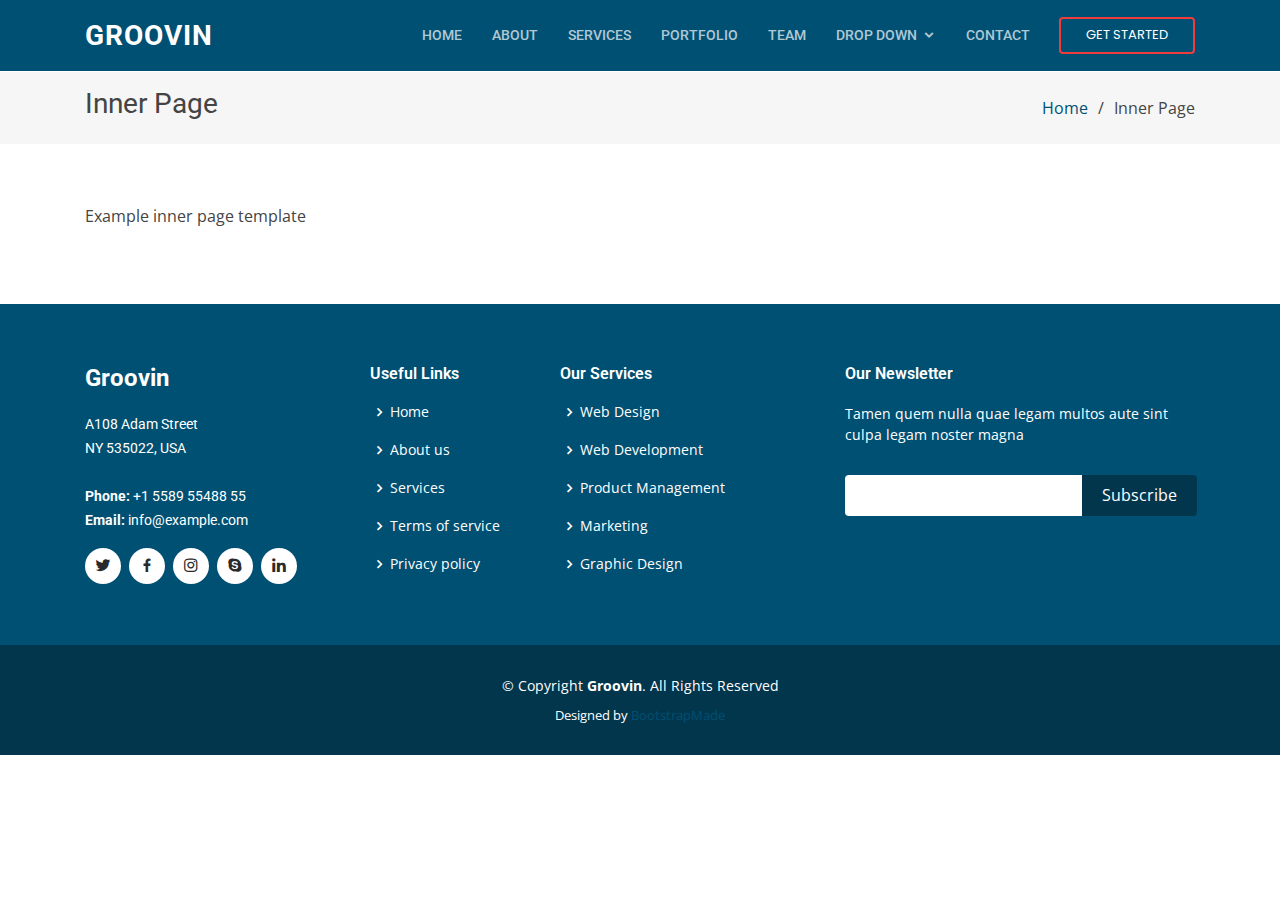
<file: inner-page.html>
<!DOCTYPE html>
<html lang="en">

<head>
  <meta charset="utf-8">
  <meta content="width=device-width, initial-scale=1.0" name="viewport">

  <title>Inner Page - Groovin Bootstrap Template</title>
  <meta content="" name="descriptison">
  <meta content="" name="keywords">

  <!-- Favicons -->
  <link href="assets/img/favicon.png" rel="icon">
  <link href="assets/img/apple-touch-icon.png" rel="apple-touch-icon">

  <!-- Google Fonts -->
  <link href="https://fonts.googleapis.com/css?family=Open+Sans:300,300i,400,400i,600,600i,700,700i|Roboto:300,300i,400,400i,500,500i,600,600i,700,700i|Poppins:300,300i,400,400i,500,500i,600,600i,700,700i" rel="stylesheet">

  <!-- Vendor CSS Files -->
  <link href="assets/vendor/bootstrap/css/bootstrap.min.css" rel="stylesheet">
  <link href="assets/vendor/icofont/icofont.min.css" rel="stylesheet">
  <link href="assets/vendor/boxicons/css/boxicons.min.css" rel="stylesheet">
  <link href="assets/vendor/animate.css/animate.min.css" rel="stylesheet">
  <link href="assets/vendor/venobox/venobox.css" rel="stylesheet">
  <link href="assets/vendor/owl.carousel/assets/owl.carousel.min.css" rel="stylesheet">

  <!-- Template Main CSS File -->
  <link href="assets/css/style.css" rel="stylesheet">

  <!-- =======================================================
  * Template Name: Groovin - v2.1.0
  * Template URL: https://bootstrapmade.com/groovin-free-bootstrap-theme/
  * Author: BootstrapMade.com
  * License: https://bootstrapmade.com/license/
  ======================================================== -->
</head>

<body>

  <!-- ======= Header ======= -->
  <header id="header" class="fixed-top">
    <div class="container d-flex align-items-center">

      <h1 class="logo mr-auto"><a href="index.html">Groovin</a></h1>
      <!-- Uncomment below if you prefer to use an image logo -->
      <!-- <a href="index.html" class="logo mr-auto"><img src="assets/img/logo.png" alt="" class="img-fluid"></a>-->

      <nav class="nav-menu d-none d-lg-block">
        <ul>
          <li><a href="index.html">Home</a></li>
          <li><a href="#about">About</a></li>
          <li><a href="#services">Services</a></li>
          <li><a href="#portfolio">Portfolio</a></li>
          <li><a href="#team">Team</a></li>
          <li class="drop-down"><a href="">Drop Down</a>
            <ul>
              <li><a href="#">Drop Down 1</a></li>
              <li class="drop-down"><a href="#">Deep Drop Down</a>
                <ul>
                  <li><a href="#">Deep Drop Down 1</a></li>
                  <li><a href="#">Deep Drop Down 2</a></li>
                  <li><a href="#">Deep Drop Down 3</a></li>
                  <li><a href="#">Deep Drop Down 4</a></li>
                  <li><a href="#">Deep Drop Down 5</a></li>
                </ul>
              </li>
              <li><a href="#">Drop Down 2</a></li>
              <li><a href="#">Drop Down 3</a></li>
              <li><a href="#">Drop Down 4</a></li>
            </ul>
          </li>
          <li><a href="#contact">Contact</a></li>

        </ul>
      </nav><!-- .nav-menu -->

      <a href="#about" class="get-started-btn scrollto">Get Started</a>

    </div>
  </header><!-- End Header -->

  <main id="main">

    <!-- ======= Breadcrumbs ======= -->
    <section class="breadcrumbs">
      <div class="container">

        <div class="d-flex justify-content-between align-items-center">
          <h2>Inner Page</h2>
          <ol>
            <li><a href="index.html">Home</a></li>
            <li>Inner Page</li>
          </ol>
        </div>

      </div>
    </section><!-- End Breadcrumbs -->

    <section class="inner-page">
      <div class="container">
        <p>
          Example inner page template
        </p>
      </div>
    </section>

  </main><!-- End #main -->

  <!-- ======= Footer ======= -->
  <footer id="footer">
    <div class="footer-top">
      <div class="container">
        <div class="row">

          <div class="col-lg-3 col-md-6">
            <div class="footer-info">
              <h3>Groovin</h3>
              <p>
                A108 Adam Street <br>
                NY 535022, USA<br><br>
                <strong>Phone:</strong> +1 5589 55488 55<br>
                <strong>Email:</strong> info@example.com<br>
              </p>
              <div class="social-links mt-3">
                <a href="#" class="twitter"><i class="bx bxl-twitter"></i></a>
                <a href="#" class="facebook"><i class="bx bxl-facebook"></i></a>
                <a href="#" class="instagram"><i class="bx bxl-instagram"></i></a>
                <a href="#" class="google-plus"><i class="bx bxl-skype"></i></a>
                <a href="#" class="linkedin"><i class="bx bxl-linkedin"></i></a>
              </div>
            </div>
          </div>

          <div class="col-lg-2 col-md-6 footer-links">
            <h4>Useful Links</h4>
            <ul>
              <li><i class="bx bx-chevron-right"></i> <a href="#">Home</a></li>
              <li><i class="bx bx-chevron-right"></i> <a href="#">About us</a></li>
              <li><i class="bx bx-chevron-right"></i> <a href="#">Services</a></li>
              <li><i class="bx bx-chevron-right"></i> <a href="#">Terms of service</a></li>
              <li><i class="bx bx-chevron-right"></i> <a href="#">Privacy policy</a></li>
            </ul>
          </div>

          <div class="col-lg-3 col-md-6 footer-links">
            <h4>Our Services</h4>
            <ul>
              <li><i class="bx bx-chevron-right"></i> <a href="#">Web Design</a></li>
              <li><i class="bx bx-chevron-right"></i> <a href="#">Web Development</a></li>
              <li><i class="bx bx-chevron-right"></i> <a href="#">Product Management</a></li>
              <li><i class="bx bx-chevron-right"></i> <a href="#">Marketing</a></li>
              <li><i class="bx bx-chevron-right"></i> <a href="#">Graphic Design</a></li>
            </ul>
          </div>

          <div class="col-lg-4 col-md-6 footer-newsletter">
            <h4>Our Newsletter</h4>
            <p>Tamen quem nulla quae legam multos aute sint culpa legam noster magna</p>
            <form action="" method="post">
              <input type="email" name="email"><input type="submit" value="Subscribe">
            </form>

          </div>

        </div>
      </div>
    </div>

    <div class="container">
      <div class="copyright">
        &copy; Copyright <strong><span>Groovin</span></strong>. All Rights Reserved
      </div>
      <div class="credits">
        <!-- All the links in the footer should remain intact. -->
        <!-- You can delete the links only if you purchased the pro version. -->
        <!-- Licensing information: https://bootstrapmade.com/license/ -->
        <!-- Purchase the pro version with working PHP/AJAX contact form: https://bootstrapmade.com/groovin-free-bootstrap-theme/ -->
        Designed by <a href="https://bootstrapmade.com/">BootstrapMade</a>
      </div>
    </div>
  </footer><!-- End Footer -->

  <a href="#" class="back-to-top"><i class="icofont-simple-up"></i></a>

  <!-- Vendor JS Files -->
  <script src="assets/vendor/jquery/jquery.min.js"></script>
  <script src="assets/vendor/bootstrap/js/bootstrap.bundle.min.js"></script>
  <script src="assets/vendor/jquery.easing/jquery.easing.min.js"></script>
  <script src="assets/vendor/php-email-form/validate.js"></script>
  <script src="assets/vendor/waypoints/jquery.waypoints.min.js"></script>
  <script src="assets/vendor/counterup/counterup.min.js"></script>
  <script src="assets/vendor/isotope-layout/isotope.pkgd.min.js"></script>
  <script src="assets/vendor/venobox/venobox.min.js"></script>
  <script src="assets/vendor/owl.carousel/owl.carousel.min.js"></script>

  <!-- Template Main JS File -->
  <script src="assets/js/main.js"></script>

</body>

</html>
</file>
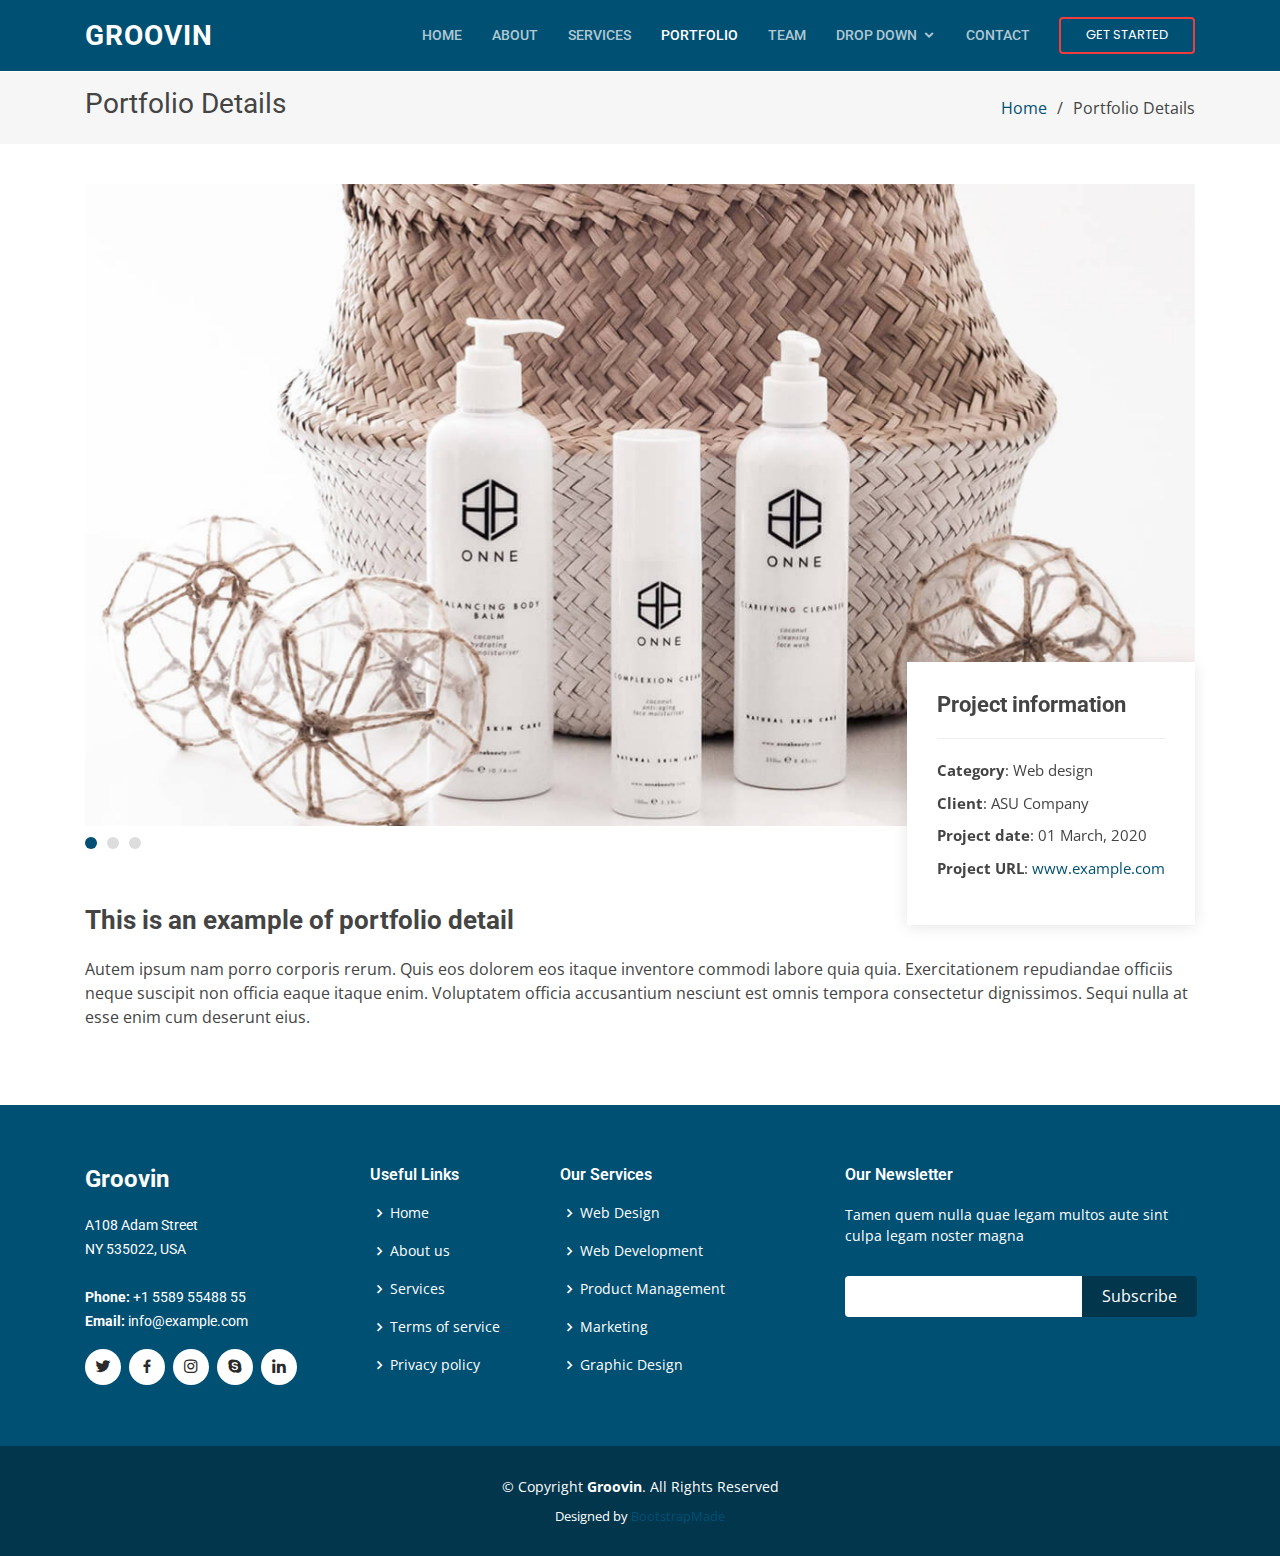
<file: portfolio-details.html>
<!DOCTYPE html>
<html lang="en">

<head>
  <meta charset="utf-8">
  <meta content="width=device-width, initial-scale=1.0" name="viewport">

  <title>Portfolio Details - Groovin Bootstrap Template</title>
  <meta content="" name="descriptison">
  <meta content="" name="keywords">

  <!-- Favicons -->
  <link href="assets/img/favicon.png" rel="icon">
  <link href="assets/img/apple-touch-icon.png" rel="apple-touch-icon">

  <!-- Google Fonts -->
  <link href="https://fonts.googleapis.com/css?family=Open+Sans:300,300i,400,400i,600,600i,700,700i|Roboto:300,300i,400,400i,500,500i,600,600i,700,700i|Poppins:300,300i,400,400i,500,500i,600,600i,700,700i" rel="stylesheet">

  <!-- Vendor CSS Files -->
  <link href="assets/vendor/bootstrap/css/bootstrap.min.css" rel="stylesheet">
  <link href="assets/vendor/icofont/icofont.min.css" rel="stylesheet">
  <link href="assets/vendor/boxicons/css/boxicons.min.css" rel="stylesheet">
  <link href="assets/vendor/animate.css/animate.min.css" rel="stylesheet">
  <link href="assets/vendor/venobox/venobox.css" rel="stylesheet">
  <link href="assets/vendor/owl.carousel/assets/owl.carousel.min.css" rel="stylesheet">

  <!-- Template Main CSS File -->
  <link href="assets/css/style.css" rel="stylesheet">

  <!-- =======================================================
  * Template Name: Groovin - v2.1.0
  * Template URL: https://bootstrapmade.com/groovin-free-bootstrap-theme/
  * Author: BootstrapMade.com
  * License: https://bootstrapmade.com/license/
  ======================================================== -->
</head>

<body>

  <!-- ======= Header ======= -->
  <header id="header" class="fixed-top">
    <div class="container d-flex align-items-center">

      <h1 class="logo mr-auto"><a href="index.html">Groovin</a></h1>
      <!-- Uncomment below if you prefer to use an image logo -->
      <!-- <a href="index.html" class="logo mr-auto"><img src="assets/img/logo.png" alt="" class="img-fluid"></a>-->

      <nav class="nav-menu d-none d-lg-block">
        <ul>
          <li><a href="index.html">Home</a></li>
          <li><a href="#about">About</a></li>
          <li><a href="#services">Services</a></li>
          <li class="active"><a href="#portfolio">Portfolio</a></li>
          <li><a href="#team">Team</a></li>
          <li class="drop-down"><a href="">Drop Down</a>
            <ul>
              <li><a href="#">Drop Down 1</a></li>
              <li class="drop-down"><a href="#">Deep Drop Down</a>
                <ul>
                  <li><a href="#">Deep Drop Down 1</a></li>
                  <li><a href="#">Deep Drop Down 2</a></li>
                  <li><a href="#">Deep Drop Down 3</a></li>
                  <li><a href="#">Deep Drop Down 4</a></li>
                  <li><a href="#">Deep Drop Down 5</a></li>
                </ul>
              </li>
              <li><a href="#">Drop Down 2</a></li>
              <li><a href="#">Drop Down 3</a></li>
              <li><a href="#">Drop Down 4</a></li>
            </ul>
          </li>
          <li><a href="#contact">Contact</a></li>

        </ul>
      </nav><!-- .nav-menu -->

      <a href="#about" class="get-started-btn scrollto">Get Started</a>

    </div>
  </header><!-- End Header -->

  <main id="main">

    <!-- ======= Breadcrumbs ======= -->
    <section id="breadcrumbs" class="breadcrumbs">
      <div class="container">

        <div class="d-flex justify-content-between align-items-center">
          <h2>Portfolio Details</h2>
          <ol>
            <li><a href="index.html">Home</a></li>
            <li>Portfolio Details</li>
          </ol>
        </div>

      </div>
    </section><!-- End Breadcrumbs -->

    <!-- ======= Portfolio Details Section ======= -->
    <section id="portfolio-details" class="portfolio-details">
      <div class="container">

        <div class="portfolio-details-container">

          <div class="owl-carousel portfolio-details-carousel">
            <img src="assets/img/portfolio/portfolio-details-1.jpg" class="img-fluid" alt="">
            <img src="assets/img/portfolio/portfolio-details-2.jpg" class="img-fluid" alt="">
            <img src="assets/img/portfolio/portfolio-details-3.jpg" class="img-fluid" alt="">
          </div>

          <div class="portfolio-info">
            <h3>Project information</h3>
            <ul>
              <li><strong>Category</strong>: Web design</li>
              <li><strong>Client</strong>: ASU Company</li>
              <li><strong>Project date</strong>: 01 March, 2020</li>
              <li><strong>Project URL</strong>: <a href="#">www.example.com</a></li>
            </ul>
          </div>

        </div>

        <div class="portfolio-description">
          <h2>This is an example of portfolio detail</h2>
          <p>
            Autem ipsum nam porro corporis rerum. Quis eos dolorem eos itaque inventore commodi labore quia quia. Exercitationem repudiandae officiis neque suscipit non officia eaque itaque enim. Voluptatem officia accusantium nesciunt est omnis tempora consectetur dignissimos. Sequi nulla at esse enim cum deserunt eius.
          </p>
        </div>

      </div>
    </section><!-- End Portfolio Details Section -->

  </main><!-- End #main -->

  <!-- ======= Footer ======= -->
  <footer id="footer">
    <div class="footer-top">
      <div class="container">
        <div class="row">

          <div class="col-lg-3 col-md-6">
            <div class="footer-info">
              <h3>Groovin</h3>
              <p>
                A108 Adam Street <br>
                NY 535022, USA<br><br>
                <strong>Phone:</strong> +1 5589 55488 55<br>
                <strong>Email:</strong> info@example.com<br>
              </p>
              <div class="social-links mt-3">
                <a href="#" class="twitter"><i class="bx bxl-twitter"></i></a>
                <a href="#" class="facebook"><i class="bx bxl-facebook"></i></a>
                <a href="#" class="instagram"><i class="bx bxl-instagram"></i></a>
                <a href="#" class="google-plus"><i class="bx bxl-skype"></i></a>
                <a href="#" class="linkedin"><i class="bx bxl-linkedin"></i></a>
              </div>
            </div>
          </div>

          <div class="col-lg-2 col-md-6 footer-links">
            <h4>Useful Links</h4>
            <ul>
              <li><i class="bx bx-chevron-right"></i> <a href="#">Home</a></li>
              <li><i class="bx bx-chevron-right"></i> <a href="#">About us</a></li>
              <li><i class="bx bx-chevron-right"></i> <a href="#">Services</a></li>
              <li><i class="bx bx-chevron-right"></i> <a href="#">Terms of service</a></li>
              <li><i class="bx bx-chevron-right"></i> <a href="#">Privacy policy</a></li>
            </ul>
          </div>

          <div class="col-lg-3 col-md-6 footer-links">
            <h4>Our Services</h4>
            <ul>
              <li><i class="bx bx-chevron-right"></i> <a href="#">Web Design</a></li>
              <li><i class="bx bx-chevron-right"></i> <a href="#">Web Development</a></li>
              <li><i class="bx bx-chevron-right"></i> <a href="#">Product Management</a></li>
              <li><i class="bx bx-chevron-right"></i> <a href="#">Marketing</a></li>
              <li><i class="bx bx-chevron-right"></i> <a href="#">Graphic Design</a></li>
            </ul>
          </div>

          <div class="col-lg-4 col-md-6 footer-newsletter">
            <h4>Our Newsletter</h4>
            <p>Tamen quem nulla quae legam multos aute sint culpa legam noster magna</p>
            <form action="" method="post">
              <input type="email" name="email"><input type="submit" value="Subscribe">
            </form>

          </div>

        </div>
      </div>
    </div>

    <div class="container">
      <div class="copyright">
        &copy; Copyright <strong><span>Groovin</span></strong>. All Rights Reserved
      </div>
      <div class="credits">
        <!-- All the links in the footer should remain intact. -->
        <!-- You can delete the links only if you purchased the pro version. -->
        <!-- Licensing information: https://bootstrapmade.com/license/ -->
        <!-- Purchase the pro version with working PHP/AJAX contact form: https://bootstrapmade.com/groovin-free-bootstrap-theme/ -->
        Designed by <a href="https://bootstrapmade.com/">BootstrapMade</a>
      </div>
    </div>
  </footer><!-- End Footer -->

  <a href="#" class="back-to-top"><i class="icofont-simple-up"></i></a>

  <!-- Vendor JS Files -->
  <script src="assets/vendor/jquery/jquery.min.js"></script>
  <script src="assets/vendor/bootstrap/js/bootstrap.bundle.min.js"></script>
  <script src="assets/vendor/jquery.easing/jquery.easing.min.js"></script>
  <script src="assets/vendor/php-email-form/validate.js"></script>
  <script src="assets/vendor/waypoints/jquery.waypoints.min.js"></script>
  <script src="assets/vendor/counterup/counterup.min.js"></script>
  <script src="assets/vendor/isotope-layout/isotope.pkgd.min.js"></script>
  <script src="assets/vendor/venobox/venobox.min.js"></script>
  <script src="assets/vendor/owl.carousel/owl.carousel.min.js"></script>

  <!-- Template Main JS File -->
  <script src="assets/js/main.js"></script>

</body>

</html>
</file>
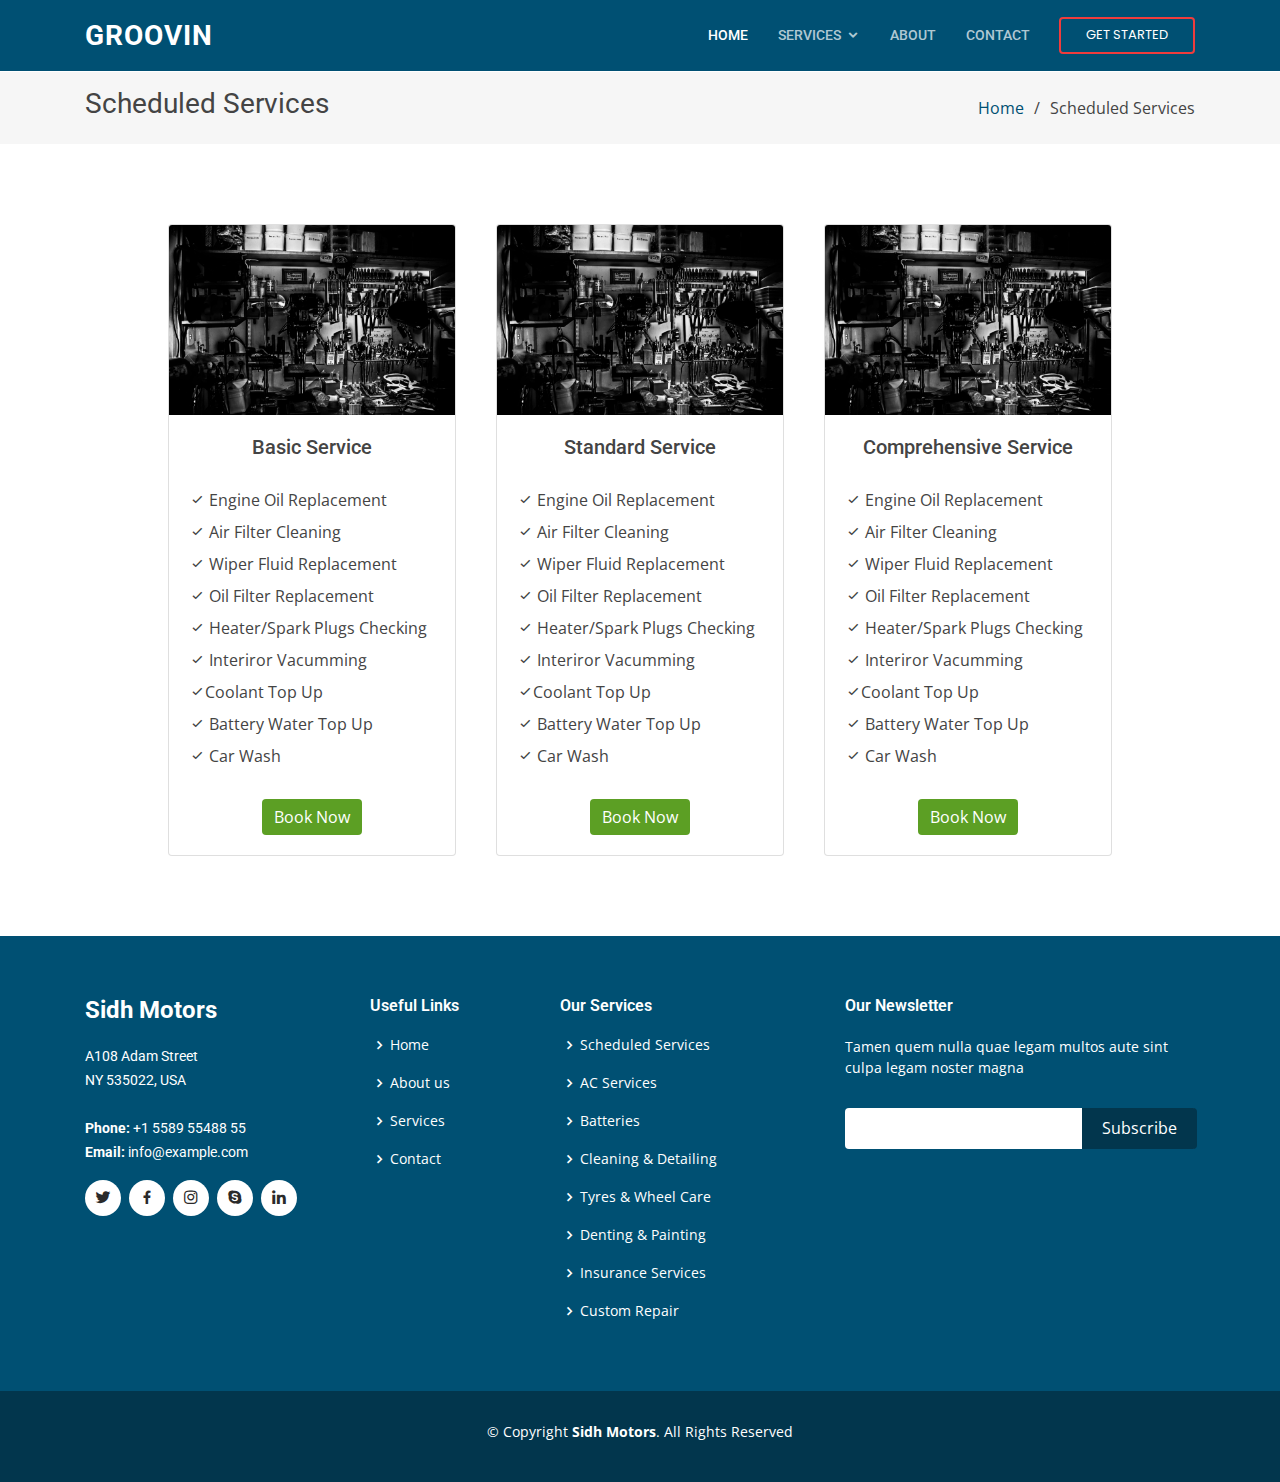
<file: service-1.html>
<!DOCTYPE html>
<html lang="en">

<head>
  <meta charset="utf-8">
  <meta content="width=device-width, initial-scale=1.0" name="viewport">

  <title>Inner Page</title>
  <meta content="" name="descriptison">
  <meta content="" name="keywords">

  <!-- Favicons -->
  <link href="assets/img/favicon.png" rel="icon">
  <link href="assets/img/apple-touch-icon.png" rel="apple-touch-icon">

  <!-- Google Fonts -->
  <link href="https://fonts.googleapis.com/css?family=Open+Sans:300,300i,400,400i,600,600i,700,700i|Roboto:300,300i,400,400i,500,500i,600,600i,700,700i|Poppins:300,300i,400,400i,500,500i,600,600i,700,700i" rel="stylesheet">

  <!-- Vendor CSS Files -->
  <link href="assets/vendor/bootstrap/css/bootstrap.min.css" rel="stylesheet">
  <link href="assets/vendor/icofont/icofont.min.css" rel="stylesheet">
  <link href="assets/vendor/boxicons/css/boxicons.min.css" rel="stylesheet">
  <link href="assets/vendor/animate.css/animate.min.css" rel="stylesheet">
  <link href="assets/vendor/venobox/venobox.css" rel="stylesheet">
  <link href="assets/vendor/owl.carousel/assets/owl.carousel.min.css" rel="stylesheet">

  <!-- Template Main CSS File -->
  <link href="assets/css/style.css" rel="stylesheet">

  <!-- =======================================================
  * Template Name: Groovin - v2.1.0
  * Template URL: https://bootstrapmade.com/groovin-free-bootstrap-theme/
  * Author: BootstrapMade.com
  * License: https://bootstrapmade.com/license/
  ======================================================== -->
</head>

<body>

  <!-- ======= Header ======= -->
  <header id="header" class="fixed-top">
    <div class="container d-flex align-items-center">

      <h1 class="logo mr-auto"><a href="index.html">Groovin</a></h1>
      <!-- Uncomment below if you prefer to use an image logo -->
      <!-- <a href="index.html" class="logo mr-auto"><img src="assets/img/logo.png" alt="" class="img-fluid"></a>-->

      <nav class="nav-menu d-none d-lg-block">
        <ul>
          <li class="active"><a href="index.html">Home</a></li>
          <li class="drop-down"><a href="#about">Services</a>
          <ul>
            <li><a href="service-1.html">Scheduled Services</a></li>
              <li><a href="service-2.html">AC Services</a></li>
              <li><a href="service-3.html">Batteries</a></li>
              <li><a href="service-4.html">Cleaning & Detailing</a></li>
              <li><a href="service-5.html">Tyres & Wheel Care</a></li>
              <li><a href="service-6.html">Denting & Painting</a></li>
              <li><a href="service-7.html">Insurance Services</a></li>
              <li><a href="service-8.html">Custom Repair</a></li>
          </ul>
          </li>
          <li><a href="#services">About</a></li>
          <!-- <li><a href="#portfolio">Portfolio</a></li> -->
          <!-- <li><a href="#team">Team</a></li>
          <li class="drop-down"><a href="">Drop Down</a>
            <ul>
              <li><a href="#">Drop Down 1</a></li>
              <li class="drop-down"><a href="#">Deep Drop Down</a>
                <ul>
                  <li><a href="#">Deep Drop Down 1</a></li>
                  <li><a href="#">Deep Drop Down 2</a></li>
                  <li><a href="#">Deep Drop Down 3</a></li>
                  <li><a href="#">Deep Drop Down 4</a></li>
                  <li><a href="#">Deep Drop Down 5</a></li>
                </ul>
              </li>
              <li><a href="#">Drop Down 2</a></li>
              <li><a href="#">Drop Down 3</a></li>
              <li><a href="#">Drop Down 4</a></li>
            </ul>
          </li> -->
          <li><a href="#contact">Contact</a></li>

        </ul>
      </nav><!-- .nav-menu -->

      <a href="#about" class="get-started-btn scrollto">Get Started</a>

    </div>
  </header><!-- End Header -->

  <main id="main">

    <!-- ======= Breadcrumbs ======= -->
    <section class="breadcrumbs">
      <div class="container">

        <div class="d-flex justify-content-between align-items-center">
          <h2>Scheduled Services</h2>
          <ol>
            <li><a href="index.html">Home</a></li>
            <li>Scheduled Services</li>
          </ol>
        </div>

      </div>
    </section><!-- End Breadcrumbs -->

    <section class="inner-page">
      <div class="container d-flex justify-content-center">
        <div class="row">
        <div class="card" style="text-align:center; margin:20px; width: 18rem;">
          <img class="card-img-top" src="assets\img\card-img.jpg" alt="Card image cap">
          <div class="card-body">
            <h5 class="card-title">Basic Service</h5>
            <div class="cardbody" style="line-height: 9px; padding-top: 20px; padding-bottom: 20px; text-align: left;">
              <p><i class='bx bx-check'></i>  Engine Oil Replacement</p>
              <p><i class='bx bx-check'></i>  Air Filter Cleaning</p>
              <p><i class='bx bx-check'></i>  Wiper Fluid Replacement</p>
              <p><i class='bx bx-check'></i>  Oil Filter Replacement</p>
              <p><i class='bx bx-check'></i>  Heater/Spark Plugs Checking</p>
              <p><i class='bx bx-check'></i>  Interiror Vacumming</p>
              <p><i class='bx bx-check'></i  >Coolant Top Up</p>
              <p><i class='bx bx-check'></i>  Battery Water Top Up</p>
              <p><i class='bx bx-check'></i>  Car Wash</p>

           </div>
            <a href="#" class="btn btn-primary" style="background-color: #5c9f24; border: #5c9f24;">Book Now</a>
          </div>
        </div>
        <div class="card" style="text-align:center; margin:20px; width: 18rem;">
          <img class="card-img-top" src="assets\img\card-img.jpg" alt="Card image cap">
          <div class="card-body">
            <h5 class="card-title">Standard Service</h5>
            <div class="cardbody" style="line-height: 9px; padding-top: 20px; padding-bottom: 20px; text-align: left;">
              <p><i class='bx bx-check'></i>  Engine Oil Replacement</p>
              <p><i class='bx bx-check'></i>  Air Filter Cleaning</p>
              <p><i class='bx bx-check'></i>  Wiper Fluid Replacement</p>
              <p><i class='bx bx-check'></i>  Oil Filter Replacement</p>
              <p><i class='bx bx-check'></i>  Heater/Spark Plugs Checking</p>
              <p><i class='bx bx-check'></i>  Interiror Vacumming</p>
              <p><i class='bx bx-check'></i  >Coolant Top Up</p>
              <p><i class='bx bx-check'></i>  Battery Water Top Up</p>
              <p><i class='bx bx-check'></i>  Car Wash</p>

           </div>
            <a href="#" class="btn btn-primary" style="background-color: #5c9f24; border: #5c9f24; ">Book Now</a>
          </div>
        </div>
        <div class="card" style="text-align:center; margin:20px; width: 18rem;">
          <img class="card-img-top" src="assets\img\card-img.jpg" alt="Card image cap">
          <div class="card-body">
            <h5 class="card-title">Comprehensive Service</h5>
            <div class="cardbody" style="line-height: 9px; padding-top: 20px; padding-bottom: 20px; text-align: left;">
              <p><i class='bx bx-check'></i>  Engine Oil Replacement</p>
              <p><i class='bx bx-check'></i>  Air Filter Cleaning</p>
              <p><i class='bx bx-check'></i>  Wiper Fluid Replacement</p>
              <p><i class='bx bx-check'></i>  Oil Filter Replacement</p>
              <p><i class='bx bx-check'></i>  Heater/Spark Plugs Checking</p>
              <p><i class='bx bx-check'></i>  Interiror Vacumming</p>
              <p><i class='bx bx-check'></i  >Coolant Top Up</p>
              <p><i class='bx bx-check'></i>  Battery Water Top Up</p>
              <p><i class='bx bx-check'></i>  Car Wash</p>

           </div>
            <a href="#" class="btn btn-primary" style="background-color: #5c9f24; border: #5c9f24;">Book Now</a>
          </div>
        </div>
      </div>
      
      
    </div>
    </section>

  </main><!-- End #main -->

    <!-- ======= Footer ======= -->
    <footer id="footer">
      <div class="footer-top">
        <div class="container">
          <div class="row">
  
            <div class="col-lg-3 col-md-6">
              <div class="footer-info">
                <h3>Sidh Motors</h3>
                <p>
                  A108 Adam Street <br>
                  NY 535022, USA<br><br>
                  <strong>Phone:</strong> +1 5589 55488 55<br>
                  <strong>Email:</strong> info@example.com<br>
                </p>
                <div class="social-links mt-3">
                  <a href="#" class="twitter"><i class="bx bxl-twitter"></i></a>
                  <a href="#" class="facebook"><i class="bx bxl-facebook"></i></a>
                  <a href="#" class="instagram"><i class="bx bxl-instagram"></i></a>
                  <a href="#" class="google-plus"><i class="bx bxl-skype"></i></a>
                  <a href="#" class="linkedin"><i class="bx bxl-linkedin"></i></a>
                </div>
              </div>
            </div>
  
            <div class="col-lg-2 col-md-6 footer-links">
              <h4>Useful Links</h4>
              <ul>
                <li><i class="bx bx-chevron-right"></i> <a href="index.html">Home</a></li>
                <li><i class="bx bx-chevron-right"></i> <a href="#service">About us</a></li>
                <li><i class="bx bx-chevron-right"></i> <a href="#about">Services</a></li>
                <li><i class="bx bx-chevron-right"></i> <a href="#contact">Contact</a></li>
                
              </ul>
            </div>
  
            <div class="col-lg-3 col-md-6 footer-links">
              <h4>Our Services</h4>
              <ul>
                <li><i class="bx bx-chevron-right"></i><a href="service-1.html">Scheduled Services</a></li>
                <li><i class="bx bx-chevron-right"></i><a href="service-2.html">AC Services</a></li>
                <li><i class="bx bx-chevron-right"></i><a href="service-3.html">Batteries</a></li>
                <li><i class="bx bx-chevron-right"></i><a href="service-4.html">Cleaning & Detailing</a></li>
                <li><i class="bx bx-chevron-right"></i><a href="service-5.html">Tyres & Wheel Care</a></li>
                <li><i class="bx bx-chevron-right"></i><a href="service-6.html">Denting & Painting</a></li>
                <li><i class="bx bx-chevron-right"></i><a href="service-7.html">Insurance Services</a></li>
                <li><i class="bx bx-chevron-right"></i><a href="service-8.html">Custom Repair</a></li>
              </ul>
            </div>
  
            <div class="col-lg-4 col-md-6 footer-newsletter">
              <h4>Our Newsletter</h4>
              <p>Tamen quem nulla quae legam multos aute sint culpa legam noster magna</p>
              <form action="" method="post">
                <input type="email" name="email"><input type="submit" value="Subscribe">
              </form>
  
            </div>
  
          </div>
        </div>
      </div>
  
      <div class="container">
        <div class="copyright">
          &copy; Copyright <strong><span>Sidh Motors</span></strong>. All Rights Reserved
        </div>
        <div class="credits">
          <!-- All the links in the footer should remain intact. -->
          <!-- You can delete the links only if you purchased the pro version. -->
          <!-- Licensing information: https://bootstrapmade.com/license/ -->
          <!-- Purchase the pro version with working PHP/AJAX contact form: https://bootstrapmade.com/Sidh Motors-free-bootstrap-theme/ -->
          <!-- Designed by <a href="https://bootstrapmade.com/">BootstrapMade</a> -->
        </div>
      </div>
    </footer><!-- End Footer -->

  <a href="#" class="back-to-top"><i class="icofont-simple-up"></i></a>

  <!-- Vendor JS Files -->
  <script src="assets/vendor/jquery/jquery.min.js"></script>
  <script src="assets/vendor/bootstrap/js/bootstrap.bundle.min.js"></script>
  <script src="assets/vendor/jquery.easing/jquery.easing.min.js"></script>
  <script src="assets/vendor/php-email-form/validate.js"></script>
  <script src="assets/vendor/waypoints/jquery.waypoints.min.js"></script>
  <script src="assets/vendor/counterup/counterup.min.js"></script>
  <script src="assets/vendor/isotope-layout/isotope.pkgd.min.js"></script>
  <script src="assets/vendor/venobox/venobox.min.js"></script>
  <script src="assets/vendor/owl.carousel/owl.carousel.min.js"></script>

  <!-- Template Main JS File -->
  <script src="assets/js/main.js"></script>

</body>

</html>
</file>
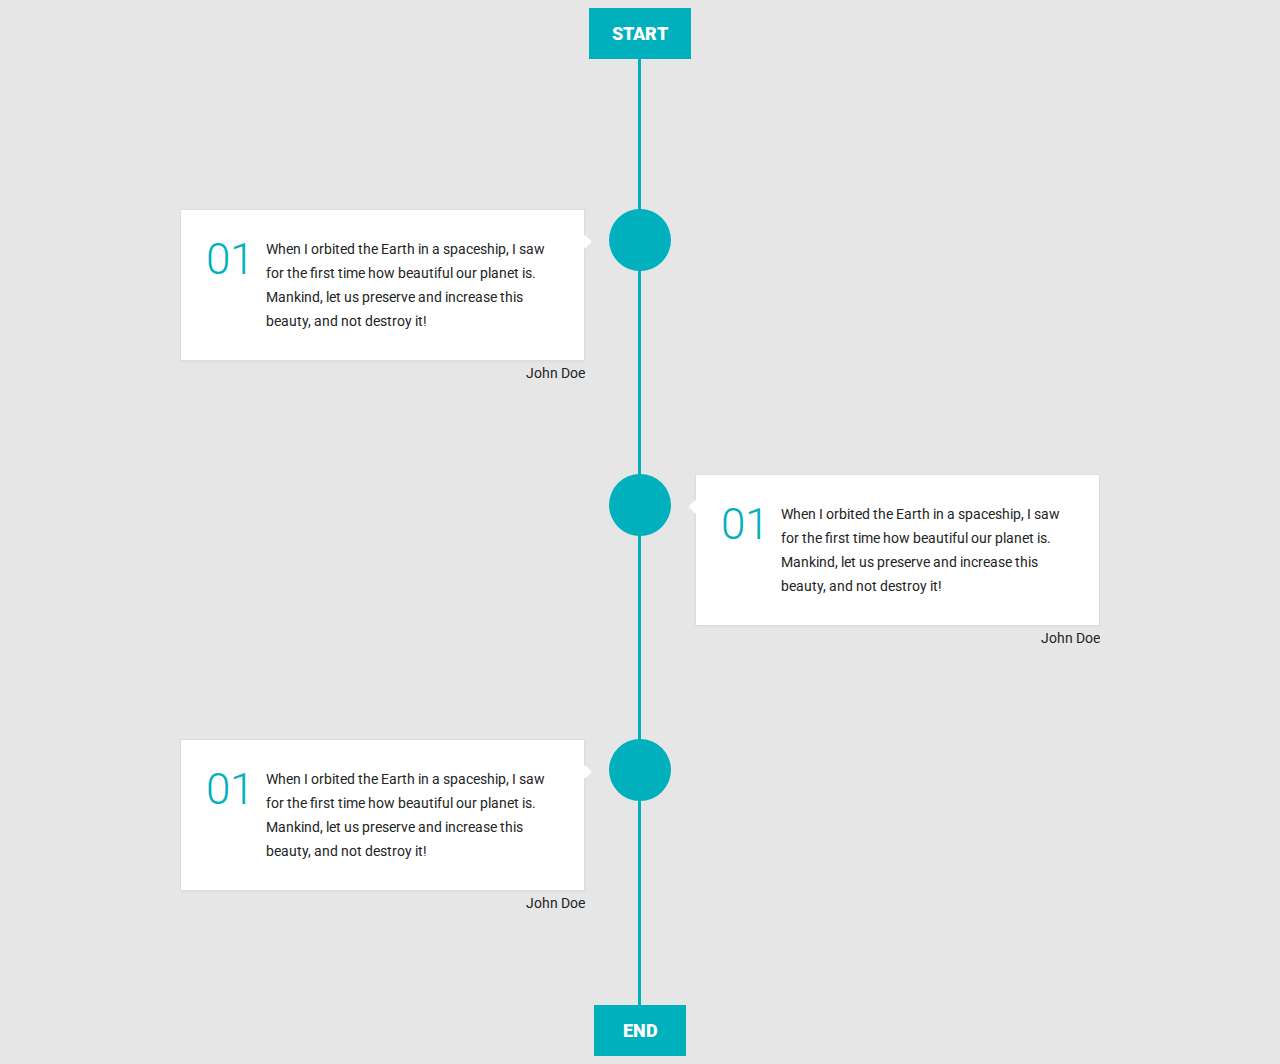
<file: timeline2.html>
<html>
<head>
    <style>
        body {
  background: #e6e6e6;
  font-family: "Roboto", sans-serif;
  font-weight: 400;
}

/*===== Vertical Timeline =====*/
#conference-timeline {
  position: relative;
  max-width: 920px;
  width: 100%;
  margin: 0 auto;
}
#conference-timeline .timeline-start,
#conference-timeline .timeline-end {
  display: table;
  font-family: "Roboto", sans-serif;
  font-size: 18px;
  font-weight: 900;
  text-transform: uppercase;
  background: #00b0bd;
  padding: 15px 23px;
  color: #fff;
  max-width: 5%;
  width: 100%;
  text-align: center;
  margin: 0 auto;
}
#conference-timeline .conference-center-line {
  position: absolute;
  width: 3px;
  height: 100%;
  top: 0;
  left: 50%;
  margin-left: -2px;
  background: #00b0bd;
  z-index: -1;
}
#conference-timeline .conference-timeline-content {
  padding-top:150px;
  padding-bottom: 0px;
}
.timeline-article {
  width: 100%;
  height: 30%;
  position: relative;
  overflow: hidden;
  margin: 0px 0;
}
.timeline-article .content-left-container,
.timeline-article .content-right-container {
  max-width: 44%;
  width: 100%;
}
.timeline-article .timeline-author {
  display: block;
  font-weight: 400;
  font-size: 14px;
  line-height: 24px;
  color: #242424;
  text-align: right;
}
.timeline-article .content-left,
.timeline-article .content-right {
  position: relative;
  width: auto;
  border: 1px solid #ddd;
  background-color: #fff;
  box-shadow: 0 1px 3px rgba(0,0,0,.03);
  padding: 27px 25px;
}
.timeline-article p {
  margin: 0 0 0 60px;
  padding: 0;
  font-weight: 400;
  color: #242424;
  font-size: 14px;
  line-height: 24px;
  position: relative;
}
.timeline-article p span.article-number {
  position: absolute;
  font-weight: 300;
  font-size: 44px;
  top: 10px;
  left: -60px;
  color: #00b0bd;
}
.timeline-article .content-left-container {
  float: left;
}
.timeline-article .content-right-container {
  float: right;
}
.timeline-article .content-left:before,
.timeline-article .content-right:before{
  position: absolute;
  top: 20px;
  font-size: 23px;
  font-family: "FontAwesome";
  color: #fff;
}
.timeline-article .content-left:before {
  content: "\f0da";
  right: -8px;
}
.timeline-article .content-right:before {
  content: "\f0d9";
  left: -8px;
}
.timeline-article .meta-date {
  position: absolute;
  top: 0;
  left: 50%;
  width: 62px;
  height: 62px;
  margin-left: -31px;
  color: #fff;
  border-radius: 100%;
  background: #00b0bd;
}
.timeline-article .meta-date .date,
.timeline-article .meta-date .month {
  display: block;
  text-align: center;
  font-weight: 900;
}
.timeline-article .meta-date .date {
  font-size: 30px;
  line-height: 40px;
}
.timeline-article .meta-date .month {
  font-size: 18px;
  line-height: 10px;
}
/*===== // Vertical Timeline =====*/

/*===== Resonsive Vertical Timeline =====*/
@media only screen and (max-width: 830px) {
  #conference-timeline .timeline-start,
  #conference-timeline .timeline-end {
    margin: 0;
  }
  #conference-timeline .conference-center-line {
    margin-left: 0;
    left: 50px;
  }
  .timeline-article .meta-date {
    margin-left: 0;
    left: 20px;
  }
  .timeline-article .content-left-container,
  .timeline-article .content-right-container {
    max-width: 100%;
    width: auto;
    float: none;
    margin-left: 110px;
    min-height: 53px;
  }
  .timeline-article .content-left-container {
    margin-bottom: 20px;
  }
  .timeline-article .content-left,
  .timeline-article .content-right {
    padding: 10px 25px;
    min-height: 65px;
  }
  .timeline-article .content-left:before {
    content: "\f0d9";
    right: auto;
    left: -8px;
  }
  .timeline-article .content-right:before {
    display: none;
  }
}
@media only screen and (max-width: 400px) {
  .timeline-article p {
    margin: 0;
  }
  .timeline-article p span.article-number {
    display: none;
  }
  
}
/*===== // Resonsive Vertical Timeline =====*/
    </style>
</head>    
<body>
        <html lang="en">
                <head>
                  <meta charset="UTF-8" />
                  <title>Responsive Vertical Timeline</title>
                  
                  <!-- Fonts -->
                  <link href='https://fonts.googleapis.com/css?family=Roboto:400,300,400italic,700,900' rel='stylesheet' type='text/css'>
                  <link href="https://cdnjs.cloudflare.com/ajax/libs/font-awesome/4.2.0/css/font-awesome.min.css" rel="stylesheet" type="text/css">
                  <!-- // Fonts -->
                </head>
                <body>
                  <!-- Vertical Timeline -->
                  <section id="conference-timeline">
                    <div class="timeline-start">Start</div>
                    <div class="conference-center-line"></div>
                    <div class="conference-timeline-content">
                      <!-- Article -->
                      <div class="timeline-article">
                        <div class="content-left-container">
                          <div class="content-left">
                            <p>When I orbited the Earth in a spaceship, I saw for the first time how beautiful our planet is. Mankind, let us preserve and increase this beauty, and not destroy it! <span class="article-number">01</span></p>
                          </div>
                          <span class="timeline-author">John Doe</span>
                        </div>
                        <!-- <div class="content-right-container">
                          <div class="content-right">
                            <p>When I orbited the Earth in a spaceship, I saw for the first time how beautiful our planet is. <span class="article-number">02</span></p>
                          </div>
                          <span class="timeline-author">John Doe</span>
                        </div> -->
                        <div class="meta-date">
                          <span class="date"></span>
                          <span class="month"></span>
                        </div>
                      </div>
                      <!-- // Article -->
                      <!-- Article -->
                      <div class="timeline-article">
                        <div class="content-right-container">
                          <div class="content-right">
                            <p>When I orbited the Earth in a spaceship, I saw for the first time how beautiful our planet is. Mankind, let us preserve and increase this beauty, and not destroy it! <span class="article-number">01</span></p>
                          </div>
                          <span class="timeline-author">John Doe</span>
                        </div>
                        <!-- <div class="content-right-container">
                          <div class="content-right">
                            <p>When I orbited the Earth in a spaceship, I saw for the first time how beautiful our planet is. <span class="article-number">02</span></p>
                          </div>
                          <span class="timeline-author">John Doe</span>
                        </div> -->
                        <div class="meta-date">
                          <span class="date"></span>
                          <span class="month"></span>
                        </div>
                      </div>
                      <!-- // Article -->
                      <!-- Article -->
                      <div class="timeline-article">
                            <div class="content-left-container">
                              <div class="content-left">
                                <p>When I orbited the Earth in a spaceship, I saw for the first time how beautiful our planet is. Mankind, let us preserve and increase this beauty, and not destroy it! <span class="article-number">01</span></p>
                              </div>
                              <span class="timeline-author">John Doe</span>
                            </div>
                            <!-- <div class="content-right-container">
                              <div class="content-right">
                                <p>When I orbited the Earth in a spaceship, I saw for the first time how beautiful our planet is. <span class="article-number">02</span></p>
                              </div>
                              <span class="timeline-author">John Doe</span>
                            </div> -->
                            <div class="meta-date">
                              <span class="date"></span>
                              <span class="month"></span>
                            </div>
                          </div>
                          <!-- // Article -->

                    <div class="timeline-end">End</div>
                  </section>
                  <!-- // Vertical Timeline -->
                </body>
                </html>
</body>
    
</html>
</file>
<file: assets/vendor/venobox/venobox.css>
/* ------ venobox.css --------*/
.vbox-overlay *, .vbox-overlay *:before, .vbox-overlay *:after{
    -webkit-backface-visibility: hidden;
    -webkit-box-sizing:border-box;
    -moz-box-sizing:border-box;
    box-sizing:border-box;
}
.vbox-overlay * { 
    -webkit-backface-visibility: visible;
    backface-visibility: visible;
}
.vbox-overlay{
    display: -webkit-flex;
    display: flex;
    -webkit-flex-direction: column;
    flex-direction: column;
    -webkit-justify-content: center;
    justify-content: center;
    -webkit-align-items: center;
    align-items: center;
    position: fixed;
    left: 0;
    top: 0;
    bottom: 0;
    right: 0;
    z-index: 999999;
}

/* ----- navigation ----- */
.vbox-title{
    width: 100%;
    height: 40px;
    float: left;
    text-align: center;
    line-height: 28px;
    font-size: 12px;
    padding: 6px 50px;
    overflow: hidden;
    position: fixed;
    display: none;
    left: 0;
    z-index: 89;
}
.vbox-close{
    cursor: pointer;
    position: fixed;
    top: -1px;
    right: 0;
    width: 50px;
    height: 40px;
    padding: 6px;
    display: block;
    background-position:10px center;
    overflow: hidden;
    font-size: 24px;
    line-height: 1;
    text-align: center;
    z-index: 99;
}
.vbox-left{
    cursor: pointer;
    position: fixed;
    left: 0;
    height: 40px;
    overflow: hidden;
    line-height: 28px;
    font-size: 12px;
    z-index: 99;
    display: flex;
    align-items:center;
}
.vbox-num{
    display: inline-block;
    margin: 6px 0 6px 15px;
}
/* ----- Social share ----- */
.vbox-share{
    line-height: 28px;
    font-size: 12px;
    overflow: hidden;
    position: fixed;
    left: 0;
    z-index: 98;
    display: flex;
    align-items:center;
    justify-content: center;
    width: 100%;
    text-align: center;
}
.vbox-share svg{
    max-height: 28px;
    width: 28px;
    z-index: 10;
    margin-left: 12px;
    margin-top: 6px;
    margin-bottom: 6px;
    vertical-align: middle;
}


/* ----- navigation ARROWS ----- */
.vbox-next, .vbox-prev{
    position: fixed;
    top: 50%;
    margin-top: -15px;
    overflow: hidden;
    cursor: pointer;
    display: block;
    width: 45px;
    height: 45px;
    z-index: 99;
}
.vbox-next span, .vbox-prev span{
    position: relative;
    width: 20px;
    height: 20px;
    border: 2px solid transparent;
    border-top-color: #B6B6B6;
    border-right-color: #B6B6B6;
    text-indent: -100px;
    position: absolute;
    top: 8px;
    display: block;
}
.vbox-prev{
    left: 15px;
}
.vbox-next{
    right: 15px;
}
.vbox-prev span{
    left: 10px;
    -ms-transform: rotate(-135deg);
    -webkit-transform: rotate(-135deg);
    transform: rotate(-135deg);
}
.vbox-next span{
    -ms-transform: rotate(45deg);
    -webkit-transform: rotate(45deg);
    transform: rotate(45deg);
    right: 10px;
}
/* ------- inline window ------ */
.vbox-inline{
    width: 420px;
    height: 315px;
    height: 70vh;
    padding: 10px;
    background: #fff;
    margin: 0 auto;
    overflow: auto;
    text-align: left;
}
/* ------- Video & iFrames window ------ */
.venoframe{
    max-width: 100%;
    width: 100%;
    border: none;
    width: 100%;
    height: 260px;
    height: 70vh;
}
.venoframe.vbvid{
    height: 260px;
}
@media (min-width: 768px) {
    .venoframe, .vbox-inline{
        width: 90%;
        height: 360px;
        height: 70vh;
    }
    .venoframe.vbvid{
        width: 640px;
        height: 360px;
    }
}
@media (min-width: 992px) {
    .venoframe, .vbox-inline{
        max-width: 1200px;
        width: 80%;
        height: 540px;
        height: 70vh;
    }
    .venoframe.vbvid{
        width: 960px;
        height: 540px;
    }
}
/* 
Please do NOT edit this part! 
or at least read this note: http://i.imgur.com/7C0ws9e.gif
*/
.vbox-open{
    overflow: hidden;
}
.vbox-container{
    position: absolute;
    left: 0;
    right: 0;
    top: 0;
    bottom: 0;
    overflow-x: hidden;
    overflow-y: scroll;
    overflow-scrolling: touch;
    -webkit-overflow-scrolling: touch;
    z-index: 20;
    max-height: 100%;

}

.vbox-content{
    text-align: center;
    float: left;
    width: 100%;
    position: relative;
    overflow: hidden;
    padding: 20px 4%;
}
.vbox-container img{
    max-width: 100%;
    height: auto;
}
.vbox-figlio{
    box-shadow: 0 0 12px rgba(0,0,0,0.19), 0 6px 6px rgba(0,0,0,0.23);
    max-width: 100%;
    text-align: initial;
}
img.vbox-figlio{
    -webkit-user-select: none;
-khtml-user-select: none;
-moz-user-select: none;
-o-user-select: none;
user-select: none;
}
.vbox-content.swipe-left{
    margin-left: -200px !important;
}
.vbox-content.swipe-right{
    margin-left: 200px !important;
}
.vbox-animated{
    webkit-transition: margin 300ms ease-out;
    transition: margin 300ms ease-out;
}

/* ---------- preloader ----------
 * SPINKIT 
 * http://tobiasahlin.com/spinkit/
-------------------------------- */
.sk-double-bounce,.sk-rotating-plane{width:40px;height:40px;margin:40px auto}.sk-rotating-plane{background-color:#333;-webkit-animation:sk-rotatePlane 1.2s infinite ease-in-out;animation:sk-rotatePlane 1.2s infinite ease-in-out}@-webkit-keyframes sk-rotatePlane{0%{-webkit-transform:perspective(120px) rotateX(0) rotateY(0);transform:perspective(120px) rotateX(0) rotateY(0)}50%{-webkit-transform:perspective(120px) rotateX(-180.1deg) rotateY(0);transform:perspective(120px) rotateX(-180.1deg) rotateY(0)}100%{-webkit-transform:perspective(120px) rotateX(-180deg) rotateY(-179.9deg);transform:perspective(120px) rotateX(-180deg) rotateY(-179.9deg)}}@keyframes sk-rotatePlane{0%{-webkit-transform:perspective(120px) rotateX(0) rotateY(0);transform:perspective(120px) rotateX(0) rotateY(0)}50%{-webkit-transform:perspective(120px) rotateX(-180.1deg) rotateY(0);transform:perspective(120px) rotateX(-180.1deg) rotateY(0)}100%{-webkit-transform:perspective(120px) rotateX(-180deg) rotateY(-179.9deg);transform:perspective(120px) rotateX(-180deg) rotateY(-179.9deg)}}.sk-double-bounce{position:relative}.sk-double-bounce .sk-child{width:100%;height:100%;border-radius:50%;background-color:#333;opacity:.6;position:absolute;top:0;left:0;-webkit-animation:sk-doubleBounce 2s infinite ease-in-out;animation:sk-doubleBounce 2s infinite ease-in-out}.sk-chasing-dots .sk-child,.sk-spinner-pulse,.sk-three-bounce .sk-child{background-color:#333;border-radius:100%}.sk-double-bounce .sk-double-bounce2{-webkit-animation-delay:-1s;animation-delay:-1s}@-webkit-keyframes sk-doubleBounce{0%,100%{-webkit-transform:scale(0);transform:scale(0)}50%{-webkit-transform:scale(1);transform:scale(1)}}@keyframes sk-doubleBounce{0%,100%{-webkit-transform:scale(0);transform:scale(0)}50%{-webkit-transform:scale(1);transform:scale(1)}}.sk-wave{margin:40px auto;width:50px;height:40px;text-align:center;font-size:10px}.sk-wave .sk-rect{background-color:#333;height:100%;width:6px;display:inline-block;-webkit-animation:sk-waveStretchDelay 1.2s infinite ease-in-out;animation:sk-waveStretchDelay 1.2s infinite ease-in-out}.sk-wave .sk-rect1{-webkit-animation-delay:-1.2s;animation-delay:-1.2s}.sk-wave .sk-rect2{-webkit-animation-delay:-1.1s;animation-delay:-1.1s}.sk-wave .sk-rect3{-webkit-animation-delay:-1s;animation-delay:-1s}.sk-wave .sk-rect4{-webkit-animation-delay:-.9s;animation-delay:-.9s}.sk-wave .sk-rect5{-webkit-animation-delay:-.8s;animation-delay:-.8s}@-webkit-keyframes sk-waveStretchDelay{0%,100%,40%{-webkit-transform:scaleY(.4);transform:scaleY(.4)}20%{-webkit-transform:scaleY(1);transform:scaleY(1)}}@keyframes sk-waveStretchDelay{0%,100%,40%{-webkit-transform:scaleY(.4);transform:scaleY(.4)}20%{-webkit-transform:scaleY(1);transform:scaleY(1)}}.sk-wandering-cubes{margin:40px auto;width:40px;height:40px;position:relative}.sk-wandering-cubes .sk-cube{background-color:#333;width:10px;height:10px;position:absolute;top:0;left:0;-webkit-animation:sk-wanderingCube 1.8s ease-in-out -1.8s infinite both;animation:sk-wanderingCube 1.8s ease-in-out -1.8s infinite both}.sk-chasing-dots,.sk-spinner-pulse{width:40px;height:40px;margin:40px auto}.sk-wandering-cubes .sk-cube2{-webkit-animation-delay:-.9s;animation-delay:-.9s}@-webkit-keyframes sk-wanderingCube{0%{-webkit-transform:rotate(0);transform:rotate(0)}25%{-webkit-transform:translateX(30px) rotate(-90deg) scale(.5);transform:translateX(30px) rotate(-90deg) scale(.5)}50%{-webkit-transform:translateX(30px) translateY(30px) rotate(-179deg);transform:translateX(30px) translateY(30px) rotate(-179deg)}50.1%{-webkit-transform:translateX(30px) translateY(30px) rotate(-180deg);transform:translateX(30px) translateY(30px) rotate(-180deg)}75%{-webkit-transform:translateX(0) translateY(30px) rotate(-270deg) scale(.5);transform:translateX(0) translateY(30px) rotate(-270deg) scale(.5)}100%{-webkit-transform:rotate(-360deg);transform:rotate(-360deg)}}@keyframes sk-wanderingCube{0%{-webkit-transform:rotate(0);transform:rotate(0)}25%{-webkit-transform:translateX(30px) rotate(-90deg) scale(.5);transform:translateX(30px) rotate(-90deg) scale(.5)}50%{-webkit-transform:translateX(30px) translateY(30px) rotate(-179deg);transform:translateX(30px) translateY(30px) rotate(-179deg)}50.1%{-webkit-transform:translateX(30px) translateY(30px) rotate(-180deg);transform:translateX(30px) translateY(30px) rotate(-180deg)}75%{-webkit-transform:translateX(0) translateY(30px) rotate(-270deg) scale(.5);transform:translateX(0) translateY(30px) rotate(-270deg) scale(.5)}100%{-webkit-transform:rotate(-360deg);transform:rotate(-360deg)}}.sk-spinner-pulse{-webkit-animation:sk-pulseScaleOut 1s infinite ease-in-out;animation:sk-pulseScaleOut 1s infinite ease-in-out}@-webkit-keyframes sk-pulseScaleOut{0%{-webkit-transform:scale(0);transform:scale(0)}100%{-webkit-transform:scale(1);transform:scale(1);opacity:0}}@keyframes sk-pulseScaleOut{0%{-webkit-transform:scale(0);transform:scale(0)}100%{-webkit-transform:scale(1);transform:scale(1);opacity:0}}.sk-chasing-dots{position:relative;text-align:center;-webkit-animation:sk-chasingDotsRotate 2s infinite linear;animation:sk-chasingDotsRotate 2s infinite linear}.sk-chasing-dots .sk-child{width:60%;height:60%;display:inline-block;position:absolute;top:0;-webkit-animation:sk-chasingDotsBounce 2s infinite ease-in-out;animation:sk-chasingDotsBounce 2s infinite ease-in-out}.sk-chasing-dots .sk-dot2{top:auto;bottom:0;-webkit-animation-delay:-1s;animation-delay:-1s}@-webkit-keyframes sk-chasingDotsRotate{100%{-webkit-transform:rotate(360deg);transform:rotate(360deg)}}@keyframes sk-chasingDotsRotate{100%{-webkit-transform:rotate(360deg);transform:rotate(360deg)}}@-webkit-keyframes sk-chasingDotsBounce{0%,100%{-webkit-transform:scale(0);transform:scale(0)}50%{-webkit-transform:scale(1);transform:scale(1)}}@keyframes sk-chasingDotsBounce{0%,100%{-webkit-transform:scale(0);transform:scale(0)}50%{-webkit-transform:scale(1);transform:scale(1)}}.sk-three-bounce{margin:40px auto;width:80px;text-align:center}.sk-three-bounce .sk-child{width:20px;height:20px;display:inline-block;-webkit-animation:sk-three-bounce 1.4s ease-in-out 0s infinite both;animation:sk-three-bounce 1.4s ease-in-out 0s infinite both}.sk-circle .sk-child:before,.sk-fading-circle .sk-circle:before{display:block;border-radius:100%;content:'';background-color:#333}.sk-three-bounce .sk-bounce1{-webkit-animation-delay:-.32s;animation-delay:-.32s}.sk-three-bounce .sk-bounce2{-webkit-animation-delay:-.16s;animation-delay:-.16s}@-webkit-keyframes sk-three-bounce{0%,100%,80%{-webkit-transform:scale(0);transform:scale(0)}40%{-webkit-transform:scale(1);transform:scale(1)}}@keyframes sk-three-bounce{0%,100%,80%{-webkit-transform:scale(0);transform:scale(0)}40%{-webkit-transform:scale(1);transform:scale(1)}}.sk-circle{margin:40px auto;width:40px;height:40px;position:relative}.sk-circle .sk-child{width:100%;height:100%;position:absolute;left:0;top:0}.sk-circle .sk-child:before{margin:0 auto;width:15%;height:15%;-webkit-animation:sk-circleBounceDelay 1.2s infinite ease-in-out both;animation:sk-circleBounceDelay 1.2s infinite ease-in-out both}.sk-circle .sk-circle2{-webkit-transform:rotate(30deg);-ms-transform:rotate(30deg);transform:rotate(30deg)}.sk-circle .sk-circle3{-webkit-transform:rotate(60deg);-ms-transform:rotate(60deg);transform:rotate(60deg)}.sk-circle .sk-circle4{-webkit-transform:rotate(90deg);-ms-transform:rotate(90deg);transform:rotate(90deg)}.sk-circle .sk-circle5{-webkit-transform:rotate(120deg);-ms-transform:rotate(120deg);transform:rotate(120deg)}.sk-circle .sk-circle6{-webkit-transform:rotate(150deg);-ms-transform:rotate(150deg);transform:rotate(150deg)}.sk-circle .sk-circle7{-webkit-transform:rotate(180deg);-ms-transform:rotate(180deg);transform:rotate(180deg)}.sk-circle .sk-circle8{-webkit-transform:rotate(210deg);-ms-transform:rotate(210deg);transform:rotate(210deg)}.sk-circle .sk-circle9{-webkit-transform:rotate(240deg);-ms-transform:rotate(240deg);transform:rotate(240deg)}.sk-circle .sk-circle10{-webkit-transform:rotate(270deg);-ms-transform:rotate(270deg);transform:rotate(270deg)}.sk-circle .sk-circle11{-webkit-transform:rotate(300deg);-ms-transform:rotate(300deg);transform:rotate(300deg)}.sk-circle .sk-circle12{-webkit-transform:rotate(330deg);-ms-transform:rotate(330deg);transform:rotate(330deg)}.sk-circle .sk-circle2:before{-webkit-animation-delay:-1.1s;animation-delay:-1.1s}.sk-circle .sk-circle3:before{-webkit-animation-delay:-1s;animation-delay:-1s}.sk-circle .sk-circle4:before{-webkit-animation-delay:-.9s;animation-delay:-.9s}.sk-circle .sk-circle5:before{-webkit-animation-delay:-.8s;animation-delay:-.8s}.sk-circle .sk-circle6:before{-webkit-animation-delay:-.7s;animation-delay:-.7s}.sk-circle .sk-circle7:before{-webkit-animation-delay:-.6s;animation-delay:-.6s}.sk-circle .sk-circle8:before{-webkit-animation-delay:-.5s;animation-delay:-.5s}.sk-circle .sk-circle9:before{-webkit-animation-delay:-.4s;animation-delay:-.4s}.sk-circle .sk-circle10:before{-webkit-animation-delay:-.3s;animation-delay:-.3s}.sk-circle .sk-circle11:before{-webkit-animation-delay:-.2s;animation-delay:-.2s}.sk-circle .sk-circle12:before{-webkit-animation-delay:-.1s;animation-delay:-.1s}@-webkit-keyframes sk-circleBounceDelay{0%,100%,80%{-webkit-transform:scale(0);transform:scale(0)}40%{-webkit-transform:scale(1);transform:scale(1)}}@keyframes sk-circleBounceDelay{0%,100%,80%{-webkit-transform:scale(0);transform:scale(0)}40%{-webkit-transform:scale(1);transform:scale(1)}}.sk-cube-grid{width:40px;height:40px;margin:40px auto}.sk-cube-grid .sk-cube{width:33.33%;height:33.33%;background-color:#333;float:left;-webkit-animation:sk-cubeGridScaleDelay 1.3s infinite ease-in-out;animation:sk-cubeGridScaleDelay 1.3s infinite ease-in-out}.sk-cube-grid .sk-cube1{-webkit-animation-delay:.2s;animation-delay:.2s}.sk-cube-grid .sk-cube2{-webkit-animation-delay:.3s;animation-delay:.3s}.sk-cube-grid .sk-cube3{-webkit-animation-delay:.4s;animation-delay:.4s}.sk-cube-grid .sk-cube4{-webkit-animation-delay:.1s;animation-delay:.1s}.sk-cube-grid .sk-cube5{-webkit-animation-delay:.2s;animation-delay:.2s}.sk-cube-grid .sk-cube6{-webkit-animation-delay:.3s;animation-delay:.3s}.sk-cube-grid .sk-cube7{-webkit-animation-delay:0ms;animation-delay:0ms}.sk-cube-grid .sk-cube8{-webkit-animation-delay:.1s;animation-delay:.1s}.sk-cube-grid .sk-cube9{-webkit-animation-delay:.2s;animation-delay:.2s}@-webkit-keyframes sk-cubeGridScaleDelay{0%,100%,70%{-webkit-transform:scale3D(1,1,1);transform:scale3D(1,1,1)}35%{-webkit-transform:scale3D(0,0,1);transform:scale3D(0,0,1)}}@keyframes sk-cubeGridScaleDelay{0%,100%,70%{-webkit-transform:scale3D(1,1,1);transform:scale3D(1,1,1)}35%{-webkit-transform:scale3D(0,0,1);transform:scale3D(0,0,1)}}.sk-fading-circle{margin:40px auto;width:40px;height:40px;position:relative}.sk-fading-circle .sk-circle{width:100%;height:100%;position:absolute;left:0;top:0}.sk-fading-circle .sk-circle:before{margin:0 auto;width:15%;height:15%;-webkit-animation:sk-circleFadeDelay 1.2s infinite ease-in-out both;animation:sk-circleFadeDelay 1.2s infinite ease-in-out both}.sk-fading-circle .sk-circle2{-webkit-transform:rotate(30deg);-ms-transform:rotate(30deg);transform:rotate(30deg)}.sk-fading-circle .sk-circle3{-webkit-transform:rotate(60deg);-ms-transform:rotate(60deg);transform:rotate(60deg)}.sk-fading-circle .sk-circle4{-webkit-transform:rotate(90deg);-ms-transform:rotate(90deg);transform:rotate(90deg)}.sk-fading-circle .sk-circle5{-webkit-transform:rotate(120deg);-ms-transform:rotate(120deg);transform:rotate(120deg)}.sk-fading-circle .sk-circle6{-webkit-transform:rotate(150deg);-ms-transform:rotate(150deg);transform:rotate(150deg)}.sk-fading-circle .sk-circle7{-webkit-transform:rotate(180deg);-ms-transform:rotate(180deg);transform:rotate(180deg)}.sk-fading-circle .sk-circle8{-webkit-transform:rotate(210deg);-ms-transform:rotate(210deg);transform:rotate(210deg)}.sk-fading-circle .sk-circle9{-webkit-transform:rotate(240deg);-ms-transform:rotate(240deg);transform:rotate(240deg)}.sk-fading-circle .sk-circle10{-webkit-transform:rotate(270deg);-ms-transform:rotate(270deg);transform:rotate(270deg)}.sk-fading-circle .sk-circle11{-webkit-transform:rotate(300deg);-ms-transform:rotate(300deg);transform:rotate(300deg)}.sk-fading-circle .sk-circle12{-webkit-transform:rotate(330deg);-ms-transform:rotate(330deg);transform:rotate(330deg)}.sk-fading-circle .sk-circle2:before{-webkit-animation-delay:-1.1s;animation-delay:-1.1s}.sk-fading-circle .sk-circle3:before{-webkit-animation-delay:-1s;animation-delay:-1s}.sk-fading-circle .sk-circle4:before{-webkit-animation-delay:-.9s;animation-delay:-.9s}.sk-fading-circle .sk-circle5:before{-webkit-animation-delay:-.8s;animation-delay:-.8s}.sk-fading-circle .sk-circle6:before{-webkit-animation-delay:-.7s;animation-delay:-.7s}.sk-fading-circle .sk-circle7:before{-webkit-animation-delay:-.6s;animation-delay:-.6s}.sk-fading-circle .sk-circle8:before{-webkit-animation-delay:-.5s;animation-delay:-.5s}.sk-fading-circle .sk-circle9:before{-webkit-animation-delay:-.4s;animation-delay:-.4s}.sk-fading-circle .sk-circle10:before{-webkit-animation-delay:-.3s;animation-delay:-.3s}.sk-fading-circle .sk-circle11:before{-webkit-animation-delay:-.2s;animation-delay:-.2s}.sk-fading-circle .sk-circle12:before{-webkit-animation-delay:-.1s;animation-delay:-.1s}@-webkit-keyframes sk-circleFadeDelay{0%,100%,39%{opacity:0}40%{opacity:1}}@keyframes sk-circleFadeDelay{0%,100%,39%{opacity:0}40%{opacity:1}}.sk-folding-cube{margin:40px auto;width:40px;height:40px;position:relative;-webkit-transform:rotateZ(45deg);transform:rotateZ(45deg)}.sk-folding-cube .sk-cube{float:left;width:50%;height:50%;position:relative;-webkit-transform:scale(1.1);-ms-transform:scale(1.1);transform:scale(1.1)}.sk-folding-cube .sk-cube:before{content:'';position:absolute;top:0;left:0;width:100%;height:100%;background-color:#333;-webkit-animation:sk-foldCubeAngle 2.4s infinite linear both;animation:sk-foldCubeAngle 2.4s infinite linear both;-webkit-transform-origin:100% 100%;-ms-transform-origin:100% 100%;transform-origin:100% 100%}.sk-folding-cube .sk-cube2{-webkit-transform:scale(1.1) rotateZ(90deg);transform:scale(1.1) rotateZ(90deg)}.sk-folding-cube .sk-cube3{-webkit-transform:scale(1.1) rotateZ(180deg);transform:scale(1.1) rotateZ(180deg)}.sk-folding-cube .sk-cube4{-webkit-transform:scale(1.1) rotateZ(270deg);transform:scale(1.1) rotateZ(270deg)}.sk-folding-cube .sk-cube2:before{-webkit-animation-delay:.3s;animation-delay:.3s}.sk-folding-cube .sk-cube3:before{-webkit-animation-delay:.6s;animation-delay:.6s}.sk-folding-cube .sk-cube4:before{-webkit-animation-delay:.9s;animation-delay:.9s}@-webkit-keyframes sk-foldCubeAngle{0%,10%{-webkit-transform:perspective(140px) rotateX(-180deg);transform:perspective(140px) rotateX(-180deg);opacity:0}25%,75%{-webkit-transform:perspective(140px) rotateX(0);transform:perspective(140px) rotateX(0);opacity:1}100%,90%{-webkit-transform:perspective(140px) rotateY(180deg);transform:perspective(140px) rotateY(180deg);opacity:0}}@keyframes sk-foldCubeAngle{0%,10%{-webkit-transform:perspective(140px) rotateX(-180deg);transform:perspective(140px) rotateX(-180deg);opacity:0}25%,75%{-webkit-transform:perspective(140px) rotateX(0);transform:perspective(140px) rotateX(0);opacity:1}100%,90%{-webkit-transform:perspective(140px) rotateY(180deg);transform:perspective(140px) rotateY(180deg);opacity:0}}
</file>
<file: assets/css/style.css>
/**
* Template Name: Groovin - v2.1.0
* Template URL: https://bootstrapmade.com/groovin-free-bootstrap-theme/
* Author: BootstrapMade.com
* License: https://bootstrapmade.com/license/
*/

/*--------------------------------------------------------------
# General
--------------------------------------------------------------*/
:root {
  --pri-red:rgb(240, 60, 60);
  --pri-blue:#005073;
  --pri-blue-dark:#02364d;
  --pri-red-light:rgba(240, 60, 60,0.2);
  --pri-blue-light:rgba(0, 80, 115, 0.2);
}
.pri-red{
  color:var(--pri-red);
}
.pri-blue{
  color:var(--pri-blue);
}
body {
  font-family: "Open Sans", sans-serif;
  color: #444444;
  overflow-x: hidden;
}


a {
  color: var(--pri-blue);
}

a:hover {
  color: var(--pri-red);
  text-decoration: none;
}

h1, h2, h3, h4, h5, h6 {
  font-family: "Roboto", sans-serif;
}

/*--------------------------------------------------------------
# Back to top button
--------------------------------------------------------------*/
.back-to-top {
  position: fixed;
  display: none;
  right: 15px;
  bottom: 15px;
  z-index: 99999;
}

.back-to-top i {
  display: flex;
  align-items: center;
  justify-content: center;
  font-size: 24px;
  width: 40px;
  height: 40px;
  border-radius: 4px;
  background: var(--pri-blue);
  color: #fff;
  transition: all 0.4s;
}

.back-to-top i:hover {
  background: var(--pri-red);
  color: #fff;
}

/*--------------------------------------------------------------
# Header
--------------------------------------------------------------*/
#header {
  background: rgba(0, 80, 115, 1);
  transition: all 0.5s;
  z-index: 997;
  padding: 15px 0;
}

#header .logo {
  font-size: 28px;
  margin: 0;
  padding: 0;
  line-height: 1;
  font-weight: 700;
  letter-spacing: 1px;
  text-transform: uppercase;
}

#header .logo a {
  color: #fff;
}

#header .logo img {
  max-height: 40px;
}

/*--------------------------------------------------------------
# Navigation Menu
--------------------------------------------------------------*/
/* Desktop Navigation */
.nav-menu ul {
  margin: 0;
  padding: 0;
  list-style: none;
}

.nav-menu > ul {
  display: flex;
}

.nav-menu > ul > li {
  position: relative;
  white-space: nowrap;
  padding: 10px 0 10px 22px;
}

.nav-menu a {
  display: block;
  position: relative;
  color: rgba(255, 255, 255, 0.7);
  transition: 0.3s;
  font-size: 14px;
  font-family: "Roboto", sans-serif;
  font-weight: 500;
  padding: 0 4px;
  text-transform: uppercase;
}

.nav-menu > ul > li > a:before {
  content: "";
  position: absolute;
  width: 100%;
  height: 2px;
  bottom: -6px;
  left: 0;
  background-color: var(--pri-blue);
  visibility: hidden;
  width: 0px;
  transition: all 0.3s ease-in-out 0s;
}

.nav-menu a:hover:before, .nav-menu li:hover > a:before, .nav-menu .active > a:before {
  visibility: visible;
  width: 100%;
}

.nav-menu a:hover, .nav-menu .active > a, .nav-menu li:hover > a {
  color: #fff;
}

.nav-menu .drop-down ul {
  display: block;
  position: absolute;
  left: 22px;
  top: calc(100% + 30px);
  z-index: 99;
  opacity: 0;
  visibility: hidden;
  padding: 10px 0;
  background: #fff;
  box-shadow: 0px 0px 30px rgba(127, 137, 161, 0.25);
  transition: 0.3s;
}

.nav-menu .drop-down:hover > ul {
  opacity: 1;
  top: 100%;
  visibility: visible;
}

.nav-menu .drop-down li {
  min-width: 180px;
  position: relative;
}

.nav-menu .drop-down ul a {
  padding: 10px 20px;
  font-size: 14px;
  font-weight: 500;
  text-transform: none;
  color: #2a2a2a;
}

.nav-menu .drop-down ul a:hover, .nav-menu .drop-down ul .active > a, .nav-menu .drop-down ul li:hover > a {
  color: var(--pri-blue);
}

.nav-menu .drop-down > a:after {
  content: "\ea99";
  font-family: IcoFont;
  padding-left: 5px;
}

.nav-menu .drop-down .drop-down ul {
  top: 0;
  left: calc(100% - 30px);
}

.nav-menu .drop-down .drop-down:hover > ul {
  opacity: 1;
  top: 0;
  left: 100%;
}

.nav-menu .drop-down .drop-down > a {
  padding-right: 35px;
}

.nav-menu .drop-down .drop-down > a:after {
  content: "\eaa0";
  font-family: IcoFont;
  position: absolute;
  right: 15px;
}

@media (max-width: 1366px) {
  .nav-menu .drop-down .drop-down ul {
    left: -90%;
  }
  .nav-menu .drop-down .drop-down:hover > ul {
    left: -100%;
  }
  .nav-menu .drop-down .drop-down > a:after {
    content: "\ea9d";
  }
}

/* Get Startet Button */
.get-started-btn {
  margin-left: 25px;
  color: #fff;
  border-radius: 4px;
  padding: 6px 25px 8px 25px;
  white-space: nowrap;
  transition: 0.3s;
  font-size: 13px;
  display: inline-block;
  text-transform: uppercase;
  font-weight: 400;
  font-family: "Poppins", sans-serif;
  border: 2px solid var(--pri-red);
}

.get-started-btn:hover {
  background: var(--pri-red);
  color: #fff;
}

@media (max-width: 768px) {
  .get-started-btn {
    margin: 0 48px 0 0;
    padding: 6px 18px;
  }
}

/* Mobile Navigation */
.mobile-nav-toggle {
  position: fixed;
  top: 18px;
  right: 15px;
  z-index: 9998;
  border: 0;
  background: none;
  font-size: 24px;
  transition: all 0.4s;
  outline: none !important;
  line-height: 1;
  cursor: pointer;
  text-align: right;
}

.mobile-nav-toggle i {
  color: #fff;
}

.mobile-nav {
  position: fixed;
  top: 55px;
  right: 15px;
  bottom: 15px;
  left: 15px;
  z-index: 9999;
  overflow-y: auto;
  background: #fff;
  transition: ease-in-out 0.2s;
  opacity: 0;
  visibility: hidden;
  border-radius: 10px;
  padding: 10px 0;
}

.mobile-nav * {
  margin: 0;
  padding: 0;
  list-style: none;
}

.mobile-nav a {
  display: block;
  position: relative;
  color: #2a2a2a;
  padding: 10px 20px;
  font-weight: 500;
  outline: none;
}

.mobile-nav a:hover, .mobile-nav .active > a, .mobile-nav li:hover > a {
  color: var(--pri-blue);
  text-decoration: none;
}

.mobile-nav .drop-down > a:after {
  content: "\ea99";
  font-family: IcoFont;
  padding-left: 10px;
  position: absolute;
  right: 15px;
}

.mobile-nav .active.drop-down > a:after {
  content: "\eaa1";
}

.mobile-nav .drop-down > a {
  padding-right: 35px;
}

.mobile-nav .drop-down ul {
  display: none;
  overflow: hidden;
}

.mobile-nav .drop-down li {
  padding-left: 20px;
}

.mobile-nav-overly {
  width: 100%;
  height: 100%;
  z-index: 9997;
  top: 0;
  left: 0;
  position: fixed;
  background: rgba(17, 17, 17, 0.6);
  overflow: hidden;
  display: none;
  transition: ease-in-out 0.2s;
}

.mobile-nav-active {
  overflow: hidden;
}

.mobile-nav-active .mobile-nav {
  opacity: 1;
  visibility: visible;
}

.mobile-nav-active .mobile-nav-toggle i {
  color: #fff;
}

/*--------------------------------------------------------------
# Hero Section
--------------------------------------------------------------*/
#hero {
  width: 100%;
  height: 100vh;
  background-color: rgba(17, 17, 17, 0.8);
  overflow: hidden;
  padding: 0;
}

#hero .carousel-item {
  width: 100%;
  height: 100vh;
  background-size: cover;
  background-position: center;
  background-repeat: no-repeat;
  position: relative;
}

#hero .carousel-item::before {
  content: '';
  background-color: rgba(0, 80, 115, 0.5);
  position: absolute;
  top: 0;
  right: 0;
  left: 0;
  bottom: 0;
}

#hero .carousel-container {
  display: flex;
  justify-content: center;
  align-items: center;
  position: absolute;
  bottom: 0;
  top: 0;
  left: 0;
  right: 0;
}

#hero .carousel-content {
  text-align: center;
}

#hero h2 {
  color: #fff;
  margin-bottom: 30px;
  font-size: 48px;
  font-weight: 700;
}

#hero h2 span {
  color: var(--pri-blue);
}

#hero p {
  width: 80%;
  -webkit-animation-delay: 0.4s;
  animation-delay: 0.4s;
  margin: 0 auto 30px auto;
  color: #fff;
}

#hero .carousel-inner .carousel-item {
  transition-property: opacity;
  background-position: center top;
}

#hero .carousel-inner .carousel-item,
#hero .carousel-inner .active.carousel-item-left,
#hero .carousel-inner .active.carousel-item-right {
  opacity: 0;
}

#hero .carousel-inner .active,
#hero .carousel-inner .carousel-item-next.carousel-item-left,
#hero .carousel-inner .carousel-item-prev.carousel-item-right {
  opacity: 1;
  transition: 0.5s;
}

#hero .carousel-inner .carousel-item-next,
#hero .carousel-inner .carousel-item-prev,
#hero .carousel-inner .active.carousel-item-left,
#hero .carousel-inner .active.carousel-item-right {
  left: 0;
  transform: translate3d(0, 0, 0);
}

#hero .carousel-control-prev, #hero .carousel-control-next {
  width: 10%;
  opacity: 1;
}

#hero .carousel-control-next-icon, #hero .carousel-control-prev-icon {
  background: none;
  font-size: 36px;
  line-height: 1;
  width: auto;
  height: auto;
  background: rgba(255, 255, 255, 0.1);
  border-radius: 50px;
  padding: 10px;
  transition: 0.3s;
  color: rgba(255, 255, 255, 0.5);
}

#hero .carousel-control-next-icon:hover, #hero .carousel-control-prev-icon:hover {
  background: rgba(255, 255, 255, 0.2);
  color: rgba(255, 255, 255, 0.8);
}

#hero .carousel-indicators li {
  cursor: pointer;
  background: #fff;
  overflow: hidden;
  border: 0;
  width: 12px;
  height: 12px;
  border-radius: 50px;
  opacity: .6;
  transition: 0.3s;
}

#hero .carousel-indicators li.active {
  opacity: 1;
  background: var(--pri-blue);
}

#hero .btn-get-started {
  font-family: "Roboto", sans-serif;
  font-weight: 400;
  font-size: 14px;
  letter-spacing: 1px;
  display: inline-block;
  padding: 10px 32px 12px 32px;
  border-radius: 4px;
  transition: 0.5s;
  line-height: 1;
  margin: 10px;
  color: #fff;
  -webkit-animation-delay: 0.8s;
  animation-delay: 0.8s;
  text-transform: uppercase;
  border: 2px solid var(--pri-blue);
  background: var(--pri-blue);
}

#hero .btn-get-started:hover {
  background: var(--pri-red);
  border-color: var(--pri-red);
  color: #fff;
}

@media (max-width: 768px) {
  #hero h2 {
    font-size: 28px;
  }
}

@media (min-width: 1024px) {
  #hero p {
    width: 60%;
  }
  #hero .carousel-control-prev, #hero .carousel-control-next {
    width: 5%;
  }
}

/*--------------------------------------------------------------
# Sections General
--------------------------------------------------------------*/
section {
  padding: 60px 0;
}

.section-bg {
  background-color: #f1f1f1;
}

.section-title {
  text-align: center;
  padding-bottom: 30px;
  
}

.section-title h2 {
  font-size: 32px;
  font-weight: bold;
  text-transform: uppercase;
  margin-bottom: 20px;
  padding-bottom: 0;
  text-decoration: underline;
}

.section-title p {
  margin-bottom: 0;
}

/*--------------------------------------------------------------
# About
--------------------------------------------------------------*/
.about{
  background-color: var(--pri-blue-light);
}
.about .content {
  padding: 30px 0;
}

.about .content h3 {
  font-weight: 700;
  font-size: 34px;
}

.about .content p {
  margin-bottom: 0;
}

.about .content .icon-box {
  border:2px solid var(--pri-blue);
  margin-top: 25px;
  margin-right:15px;
  margin-left:15px;
  padding:15px;
  background-color: var(--pri-blue);
}
.about .content .icon-box:hover {
  -webkit-box-shadow: -5px 10px 39px 0px var(--pri-blue);
-moz-box-shadow: -5px 10px 39px 0px var(--pri-blue);
box-shadow: -5px 10px 39px 0px var(--pri-blue);
border:2px solid var(--pri-blue);


}

.about .content .icon-box h4 {
  font-size: 20px;
  font-weight: 700;
  margin: 5px 0 10px 60px;
  color:white;
}

.about .content .icon-box i {
  font-size: 48px;
  float: left;
  color: white;
}
.about .content .icon-box:hover i {
  font-size: 48px;
  float: left;

}

.about .content .icon-box p {
  font-size: 15px;
  color: white;
  margin-left: 60px;
}

.about .image {
  background: url("../img/1.png") center center no-repeat;
  background-size: cover;
  min-height: 300px;
}

@media (max-width: 991px) {
  .about .image {
    text-align: center;
  }
  .about .image img {
    max-width: 80%;
  }
}

@media (max-width: 667px) {
  .about .image img {
    max-width: 100%;
  }
}

/*--------------------------------------------------------------
# Counts
--------------------------------------------------------------*/
.counts {
  padding: 0 0 30px 0;
  background-color: var(--pri-red-light);
}

.counts .count-box {
  padding: 30px;
  width: 100%;
  
}

.counts .count-box i {
  display: block;
  font-size: 44px;
  color: var(--pri-red);
  float: left;
}

.counts .count-box span {
  font-size: 48px;
  line-height: 40px;
  display: block;
  font-weight: 700;
  color: #2a2a2a;
  margin-left: 60px;
}

.counts .count-box p {
  padding: 15px 0 0 0;
  margin: 0 0 0 60px;
  font-family: "Roboto", sans-serif;
  font-size: 14px;
  color: #505050;
}

.counts .count-box a {
  font-weight: 600;
  display: block;
  margin-top: 20px;
  color: #505050;
  font-size: 15px;
  font-family: "Poppins", sans-serif;
  transition: ease-in-out 0.3s;
}

.counts .count-box a:hover {
  color: #777777;
}

/*--------------------------------------------------------------
# Clients
--------------------------------------------------------------*/
.clients {
  padding: 15px 0;
  text-align: center;
}

.clients img {
  max-width: 45%;
  transition: all 0.4s ease-in-out;
  display: inline-block;
  padding: 15px 0;
  -webkit-filter: grayscale(100);
  filter: grayscale(100);
}

.clients img:hover {
  -webkit-filter: none;
  filter: none;
  transform: scale(1.15);
}

@media (max-width: 768px) {
  .clients img {
    max-width: 40%;
  }
}

/*--------------------------------------------------------------
# Services
--------------------------------------------------------------*/
.timeline-container{
  margin-left:25%;
}

.services .icon-box {
  margin-bottom: 20px;
  text-align: center;
}

.services .icon {
  display: flex;
  justify-content: center;
}
.services .section-title h2{
  text-decoration-color: var(--pri-red);
}

.services .icon i {
  width: 80px;
  height: 80px;
  margin-bottom: 20px;
  background: #fff;
  border-radius: 50%;
  transition: 0.5s;
  color: var(--pri-red);
  font-size: 40px;
  overflow: hidden;
  padding-top: 20px;
  box-shadow: 0px 0 25px rgba(0, 0, 0, 0.15);
}

.services .icon-box:hover .icon i {
  box-shadow: 0px 0 25px rgba(92, 159, 36, 0.3);
}

.services .title {
  font-weight: 600;
  margin-bottom: 15px;
  font-size: 18px;
  position: relative;
  padding-bottom: 15px;
}

.services .title a {
  color: #444444;
  transition: 0.3s;
}

.services .title a:hover {
  color: var(--pri-blue);
}

.services .title::after {
  content: '';
  position: absolute;
  display: block;
  width: 50px;
  height: 2px;
  background: var(--pri-blue);
  bottom: 0;
  left: calc(50% - 25px);
}

.services .description {
  line-height: 24px;
  font-size: 14px;
}

/*--------------------------------------------------------------
# Why Us
--------------------------------------------------------------*/
.why-us{
  background-color: var(--pri-blue-light);
}
.why-us .section-title h2{
  text-decoration:underline var(--pri-blue);
}
.why-us .box {
  padding: 50px 30px;
  box-shadow: 0px 2px 15px rgba(0, 0, 0, 0.1);
  transition: all ease-in-out 0.3s;
}

.why-us .box span {
  display: block;
  font-size: 28px;
  font-weight: 700;
  color: var(--pri-blue);
}

.why-us .box h4 {
  font-size: 24px;
  font-weight: 600;
  padding: 0;
  margin: 20px 0;
  color: #2a2a2a;
  
}

.why-us .box p {
  color: #2a2a2a;
  font-size: 15px;
  margin: 0;
  padding: 0;
}

.why-us .box:hover {
  background: var(--pri-blue);
  padding: 30px 30px 70px 30px;
  box-shadow: 10px 15px 30px rgba(0, 0, 0, 0.18);
}

.why-us .box:hover span, .why-us .box:hover h4, .why-us .box:hover p {
  color: #fff;
}

/*--------------------------------------------------------------
# Portfolio
--------------------------------------------------------------*/
.portfolio .portfolio-item {
  margin-bottom: 30px;
}

.portfolio #portfolio-flters {
  padding: 0;
  margin: 0 auto 20px auto;
  list-style: none;
  text-align: center;
}

.portfolio #portfolio-flters li {
  cursor: pointer;
  display: inline-block;
  padding: 8px 15px 10px 15px;
  font-size: 14px;
  font-weight: 600;
  line-height: 1;
  text-transform: uppercase;
  color: #444444;
  margin-bottom: 5px;
  transition: all 0.3s ease-in-out;
  border-radius: 3px;
}

.portfolio #portfolio-flters li:hover, .portfolio #portfolio-flters li.filter-active {
  color: #fff;
  background: var(--pri-blue);
}

.portfolio #portfolio-flters li:last-child {
  margin-right: 0;
}

.portfolio .portfolio-wrap {
  transition: 0.3s;
  position: relative;
  overflow: hidden;
  z-index: 1;
  background: rgba(42, 42, 42, 0.7);
}

.portfolio .portfolio-wrap::before {
  content: "";
  background: rgba(42, 42, 42, 0.7);
  position: absolute;
  left: 0;
  right: 0;
  top: 0;
  bottom: 0;
  transition: all ease-in-out 0.3s;
  z-index: 2;
  opacity: 0;
}

.portfolio .portfolio-wrap img {
  transition: all ease-in-out 0.3s;
}

.portfolio .portfolio-wrap .portfolio-info {
  opacity: 0;
  position: absolute;
  top: 0;
  left: 0;
  right: 0;
  bottom: 0;
  z-index: 3;
  transition: all ease-in-out 0.3s;
  display: flex;
  flex-direction: column;
  justify-content: flex-end;
  align-items: flex-start;
  padding: 20px;
}

.portfolio .portfolio-wrap .portfolio-info h4 {
  font-size: 20px;
  color: #fff;
  font-weight: 600;
}

.portfolio .portfolio-wrap .portfolio-info p {
  color: rgba(255, 255, 255, 0.7);
  font-size: 14px;
  text-transform: uppercase;
  padding: 0;
  margin: 0;
  font-style: italic;
}

.portfolio .portfolio-wrap .portfolio-links {
  text-align: center;
  z-index: 4;
}

.portfolio .portfolio-wrap .portfolio-links a {
  color: #fff;
  margin: 0 5px 0 0;
  font-size: 28px;
  display: inline-block;
  transition: 0.3s;
}

.portfolio .portfolio-wrap .portfolio-links a:hover {
  color: #8ed851;
}

.portfolio .portfolio-wrap:hover::before {
  opacity: 1;
}

.portfolio .portfolio-wrap:hover img {
  transform: scale(1.2);
}

.portfolio .portfolio-wrap:hover .portfolio-info {
  opacity: 1;
}

/*--------------------------------------------------------------
# Team
--------------------------------------------------------------*/
.team {
  background: #fff;
  padding: 60px 0;
}

.team .member {
  text-align: center;
  margin-bottom: 20px;
  background: #343a40;
  position: relative;
}

.team .member .member-info {
  opacity: 0;
  display: flex;
  justify-content: center;
  align-items: center;
  position: absolute;
  bottom: 0;
  top: 0;
  left: 0;
  right: 0;
  transition: 0.2s;
}

.team .member .member-info-content {
  margin-top: -50px;
  transition: margin 0.2s;
}

.team .member:hover .member-info {
  background: rgba(0, 0, 0, 0.7);
  opacity: 1;
  transition: 0.4s;
}

.team .member:hover .member-info-content {
  margin-top: 0;
  transition: margin 0.4s;
}

.team .member h4 {
  font-weight: 700;
  margin-bottom: 2px;
  font-size: 18px;
  color: #fff;
}

.team .member span {
  font-style: italic;
  display: block;
  font-size: 13px;
  color: #fff;
}

.team .member .social {
  margin-top: 15px;
}

.team .member .social a {
  transition: color 0.3s;
  color: #fff;
}

.team .member .social a:hover {
  color: var(--pri-blue);
}

.team .member .social i {
  font-size: 18px;
  margin: 0 2px;
}

/*--------------------------------------------------------------
# Pricing
--------------------------------------------------------------*/
.pricing .box {
  padding: 20px;
  background: #f7f7f7;
  text-align: center;
  border-radius: 8px;
  position: relative;
  overflow: hidden;
}

.pricing .box h3 {
  font-weight: 400;
  padding: 15px;
  margin-top: 15px;
  font-size: 18px;
  font-weight: 600;
  color: #2a2a2a;
}

.pricing .box h4 {
  font-size: 42px;
  color: var(--pri-blue);
  font-weight: 500;
  font-family: "Open Sans", sans-serif;
  margin-bottom: 20px;
}

.pricing .box h4 sup {
  font-size: 20px;
  top: -15px;
  left: -3px;
}

.pricing .box h4 span {
  color: #bababa;
  font-size: 16px;
  font-weight: 300;
}

.pricing .box ul {
  padding: 0;
  list-style: none;
  color: #2a2a2a;
  text-align: center;
  line-height: 20px;
  font-size: 14px;
}

.pricing .box ul li {
  padding-bottom: 16px;
}

.pricing .box ul i {
  color: var(--pri-blue);
  font-size: 18px;
  padding-right: 4px;
}

.pricing .box ul .na {
  color: #ccc;
  text-decoration: line-through;
}

.pricing .box .btn-wrap {
  padding: 15px;
  text-align: center;
}

.pricing .box .btn-buy {
  display: inline-block;
  padding: 10px 40px 12px 40px;
  border-radius: 4px;
  border: 2px solid var(--pri-blue);
  color: var(--pri-blue);
  font-size: 14px;
  font-weight: 400;
  font-family: "Roboto", sans-serif;
  font-weight: 600;
  transition: 0.3s;
}

.pricing .box .btn-buy:hover {
  background: var(--pri-blue);
  color: #fff;
}

.pricing .recommended {
  background: var(--pri-blue);
}

.pricing .recommended h3, .pricing .recommended h4, .pricing .recommended h4 span, .pricing .recommended ul, .pricing .recommended ul .na {
  color: #fff;
}

.pricing .recommended .btn-buy {
  background: rgba(255, 255, 255, 0.1);
  border-color: rgba(255, 255, 255, 0.3);
  color: #fff;
}

.pricing .recommended .btn-buy:hover {
  background: #fff;
  border-color: #fff;
  color: var(--pri-blue);
}

/*--------------------------------------------------------------
# Frequently Asked Questions
--------------------------------------------------------------*/
.faq .faq-list {
  padding: 0 100px;
}

.faq .faq-list ul {
  padding: 0;
  list-style: none;
}

.faq .faq-list li + li {
  margin-top: 15px;
}

.faq .faq-list li {
  padding: 20px;
  background: #fff;
  border-radius: 4px;
  position: relative;
}

.faq .faq-list a {
  display: block;
  position: relative;
  font-family: "Poppins", sans-serif;
  font-size: 16px;
  line-height: 24px;
  font-weight: 500;
  padding: 0 30px;
  outline: none;
}

.faq .faq-list .icon-help {
  font-size: 24px;
  position: absolute;
  right: 0;
  left: 20px;
  color: #9cdc66;
}

.faq .faq-list .icon-show, .faq .faq-list .icon-close {
  font-size: 24px;
  position: absolute;
  right: 0;
  top: 0;
}

.faq .faq-list p {
  margin-bottom: 0;
  padding: 10px 0 0 0;
}

.faq .faq-list .icon-show {
  display: none;
}

.faq .faq-list a.collapsed {
  color: #343a40;
}

.faq .faq-list a.collapsed:hover {
  color: var(--pri-blue);
}

.faq .faq-list a.collapsed .icon-show {
  display: inline-block;
}

.faq .faq-list a.collapsed .icon-close {
  display: none;
}

@media (max-width: 1200px) {
  .faq .faq-list {
    padding: 0;
  }
}

/*--------------------------------------------------------------
# Contact
--------------------------------------------------------------*/
.contact{
  background-color: var(--pri-red-light);
}
.contact .contact-info {
  margin-bottom: 20px;
  text-align: center;
}
.contact .section-title h2{
  text-decoration:underline var(--pri-red);
}
.contact .contact-info i {
  font-size: 48px;
  display: inline-block;
  margin-bottom: 10px;
  color: var(--pri-red);
}

.contact .contact-info address, .contact .contact-info p {
  margin-bottom: 0;
  color: #000;
}

.contact .contact-info h3 {
  font-size: 18px;
  margin-bottom: 15px;
  font-weight: bold;
  text-transform: uppercase;
  color: #999;
}

.contact .contact-info a {
  color: #000;
}

.contact .contact-info a:hover {
  color: var(--pri-red);
}

.contact .contact-address, .contact .contact-phone, .contact .contact-email {
  margin-bottom: 20px;
}

.contact .php-email-form .validate {
  display: none;
  color: red;
  margin: 0 0 15px 0;
  font-weight: 400;
  font-size: 13px;
}

.contact .php-email-form .error-message {
  display: none;
  color: #fff;
  background: #ed3c0d;
  text-align: left;
  padding: 15px;
  font-weight: 600;
}

.contact .php-email-form .error-message br + br {
  margin-top: 25px;
}

.contact .php-email-form .sent-message {
  display: none;
  color: #fff;
  background: #18d26e;
  text-align: center;
  padding: 15px;
  font-weight: 600;
}

.contact .php-email-form .loading {
  display: none;
  background: #fff;
  text-align: center;
  padding: 15px;
}

.contact .php-email-form .loading:before {
  content: "";
  display: inline-block;
  border-radius: 50%;
  width: 24px;
  height: 24px;
  margin: 0 10px -6px 0;
  border: 3px solid #18d26e;
  border-top-color: #eee;
  -webkit-animation: animate-loading 1s linear infinite;
  animation: animate-loading 1s linear infinite;
}

.contact .php-email-form input, .contact .php-email-form textarea {
  border-radius: 0;
  box-shadow: none;
  font-size: 14px;
  height: auto;
  padding: 10px 15px;
  border-radius: 4px;
}

.contact .php-email-form input:focus, .contact .php-email-form textarea:focus {
  border-color: var(--pri-blue);
}

.contact .php-email-form button[type="submit"] {
  background: var(--pri-red);
  border: 0;
  padding: 10px 30px 12px 30px;
  color: #fff;
  transition: 0.4s;
  border-radius: 4px;
}

.contact .php-email-form button[type="submit"]:hover {
  background: --var(--pri-blue);
}

@-webkit-keyframes animate-loading {
  0% {
    transform: rotate(0deg);
  }
  100% {
    transform: rotate(360deg);
  }
}

@keyframes animate-loading {
  0% {
    transform: rotate(0deg);
  }
  100% {
    transform: rotate(360deg);
  }
}

@media (min-width: 768px) {
  .contact .contact-phone {
    border-left: 1px solid #ddd;
    border-right: 1px solid #ddd;
  }
  .contact .contact-address, .contact .contact-phone, .contact .contact-email {
    padding: 20px 0;
  }
}

/*--------------------------------------------------------------
# Breadcrumbs
--------------------------------------------------------------*/
.breadcrumbs {
  padding: 15px 0;
  background: #f6f6f6;
  min-height: 40px;
  margin-top: 72px;
}

.breadcrumbs h2 {
  font-size: 28px;
  font-weight: 400;
}

.breadcrumbs ol {
  display: flex;
  flex-wrap: wrap;
  list-style: none;
  padding: 0;
  margin: 0;
}

.breadcrumbs ol li + li {
  padding-left: 10px;
}

.breadcrumbs ol li + li::before {
  display: inline-block;
  padding-right: 10px;
  color: #444444;
  content: "/";
}

@media (max-width: 768px) {
  .breadcrumbs .d-flex {
    display: block !important;
  }
  .breadcrumbs ol {
    display: block;
  }
  .breadcrumbs ol li {
    display: inline-block;
  }
}

/*--------------------------------------------------------------
# Portfolio Details
--------------------------------------------------------------*/
.portfolio-details {
  padding-top: 40px;
}

.portfolio-details .portfolio-details-container {
  position: relative;
}

.portfolio-details .portfolio-details-carousel {
  position: relative;
  z-index: 1;
}

.portfolio-details .portfolio-details-carousel .owl-nav, .portfolio-details .portfolio-details-carousel .owl-dots {
  margin-top: 5px;
  text-align: left;
}

.portfolio-details .portfolio-details-carousel .owl-dot {
  display: inline-block;
  margin: 0 10px 0 0;
  width: 12px;
  height: 12px;
  border-radius: 50%;
  background-color: #ddd !important;
}

.portfolio-details .portfolio-details-carousel .owl-dot.active {
  background-color: var(--pri-blue) !important;
}

.portfolio-details .portfolio-info {
  padding: 30px;
  position: absolute;
  right: 0;
  bottom: -70px;
  background: #fff;
  box-shadow: 0px 2px 15px rgba(0, 0, 0, 0.1);
  z-index: 2;
}

.portfolio-details .portfolio-info h3 {
  font-size: 22px;
  font-weight: 700;
  margin-bottom: 20px;
  padding-bottom: 20px;
  border-bottom: 1px solid #eee;
}

.portfolio-details .portfolio-info ul {
  list-style: none;
  padding: 0;
  font-size: 15px;
}

.portfolio-details .portfolio-info ul li + li {
  margin-top: 10px;
}

.portfolio-details .portfolio-description {
  padding-top: 50px;
}

.portfolio-details .portfolio-description h2 {
  width: 50%;
  font-size: 26px;
  font-weight: 700;
  margin-bottom: 20px;
}

.portfolio-details .portfolio-description p {
  padding: 0 0 0 0;
}

@media (max-width: 768px) {
  .portfolio-details .portfolio-info {
    position: static;
    margin-top: 30px;
  }
}

/*--------------------------------------------------------------
# Footer
--------------------------------------------------------------*/
#footer {
  background: var(--pri-blue-dark);
  padding: 0 0 30px 0;
  color: white;
  font-size: 14px;
}
.copyright{
  color:white;
}
#footer .footer-top {
  background: var(--pri-blue);
  border-bottom: 1px solid var(--pri-blue);
  padding: 60px 0 30px 0;
}

#footer .footer-top .footer-info {
  margin-bottom: 30px;
}

#footer .footer-top .footer-info h3 {
  font-size: 24px;
  margin: 0 0 20px 0;
  padding: 2px 0 2px 0;
  line-height: 1;
  font-weight: 700;
}

#footer .footer-top .footer-info p {
  font-size: 14px;
  line-height: 24px;
  margin-bottom: 0;
  font-family: "Roboto", sans-serif;
  color: #fff;
}

#footer .footer-top .social-links a {
  font-size: 18px;
  display: inline-block;
  background: white;
  color: #2a2a2a;
  line-height: 1;
  padding: 8px 0;
  margin-right: 4px;
  border-radius: 50%;
  text-align: center;
  width: 36px;
  height: 36px;
  transition: 0.3s;
}

#footer .footer-top .social-links a:hover {
  background: var(--pri-blue-dark);
  color: #fff;
  text-decoration: none;
}

#footer .footer-top h4 {
  font-size: 16px;
  font-weight: 600;
  color: #fff;
  position: relative;
  padding-bottom: 12px;
}

#footer .footer-top .footer-links {
  margin-bottom: 30px;
}

#footer .footer-top .footer-links ul {
  list-style: none;
  padding: 0;
  margin: 0;
}

#footer .footer-top .footer-links ul i {
  padding-right: 2px;
  color: white;
  font-size: 18px;
  line-height: 1;
}


#footer .footer-top .footer-links ul li {
  padding: 10px 0;
  display: flex;
  align-items: center;
}

#footer .footer-top .footer-links ul li:first-child {
  padding-top: 0;
}

#footer .footer-top .footer-links ul a {
  color: #fff;
  transition: 0.3s;
  display: inline-block;
  line-height: 1;
}

#footer .footer-top .footer-links ul a:hover {
  color: #81d33d;
}

#footer .footer-top .footer-newsletter form {
  margin-top: 30px;
  background: #fff;
  padding: 6px 10px;
  position: relative;
  border-radius: 4px;
}

#footer .footer-top .footer-newsletter form input[type="email"] {
  border: 0;
  padding: 4px;
  width: calc(100% - 110px);
}

#footer .footer-top .footer-newsletter form input[type="submit"] {
  position: absolute;
  top: 0;
  right: -2px;
  bottom: 0;
  border: 0;
  background: none;
  font-size: 16px;
  padding: 0 20px;
  background: var(--pri-blue-dark);
  color: #fff;
  transition: 0.3s;
  border-radius: 0 4px 4px 0;
}

#footer .footer-top .footer-newsletter form input[type="submit"]:hover {
  background: --var(--pri-blue);
}

#footer .copyright {
  text-align: center;
  padding-top: 30px;
}

#footer .credits {
  padding-top: 10px;
  text-align: center;
  font-size: 13px;
  color: #fff;
}

/* Timeline CSS */
.timeline {
  list-style: none;
  padding: 20px 0 20px;
  position: relative;
}

  .timeline:before {
      top: 0;
      bottom: 0;
      position: absolute;
      content: " ";
      width: 3px;
      background-color: #eeeeee;
      margin-left: -1.5px;
  }

  .timeline > li {
      margin-bottom: 20px;
      position: relative;
  }

      .timeline > li:before,
      .timeline > li:after {
          content: " ";
          display: table;
      }

      .timeline > li:after {
          clear: both;
      }

      .timeline > li:before,
      .timeline > li:after {
          content: " ";
          display: table;
      }

      .timeline > li:after {
          clear: both;
      }

      .timeline > li > .timeline-panel {
          width: 46%;
          float: left;
          border: 1px solid #d4d4d4;
          border-radius: 2px;
          padding: 20px;
          position: relative;
          -webkit-box-shadow: 0 1px 6px rgba(0, 0, 0, 0.175);
          box-shadow: 0 1px 6px rgba(0, 0, 0, 0.175);
      }

          .timeline > li > .timeline-panel:before {
              position: absolute;
              top: 26px;
              right: -15px;
              display: inline-block;
              border-top: 15px solid transparent;
              border-left: 15px solid #ccc;
              border-right: 0 solid #ccc;
              border-bottom: 15px solid transparent;
              content: " ";
          }

          .timeline > li > .timeline-panel:after {
              position: absolute;
              top: 27px;
              right: -14px;
              display: inline-block;
              border-top: 14px solid transparent;
              border-left: 14px solid #fff;
              border-right: 0 solid #fff;
              border-bottom: 14px solid transparent;
              content: " ";
          }

      .timeline > li > .timeline-badge {
          color: #fff;
          width: 50px;
          height: 50px;
          line-height: 50px;
          font-size: 1.4em;
          text-align: center;
          position: absolute;
          top: 16px;
          
          margin-left: -25px;
          background-color: var(--pri-red);
          z-index: 100;
          border-top-right-radius: 50%;
          border-top-left-radius: 50%;
          border-bottom-right-radius: 50%;
          border-bottom-left-radius: 50%;
      }

      .timeline > li.timeline-inverted > .timeline-panel {
        margin-left:7%;  
        float: left;
      }

          .timeline > li.timeline-inverted > .timeline-panel:before {
              border-left-width: 0;
              border-right-width: 15px;
              left: -15px;
              right: auto;
          }

          .timeline > li.timeline-inverted > .timeline-panel:after {
              border-left-width: 0;
              border-right-width: 14px;
              left: -14px;
              right: auto;
          }



.timeline-title {
  margin-top: 0;
  color: inherit;
}

.timeline-body > p,
.timeline-body > ul {
  margin-bottom: 0;
}

  .timeline-body > p + p {
      margin-top: 5px;
  }

 @media (max-width: 767px) {
  .timeline > li.timeline-inverted > .timeline-panel{
    margin-left:12%;
  }
  .timeline-container{
    margin-left:0%;
  }

  .timeline > li > .timeline-panel{
    width:80%;
  }
 /* ul.timeline:before {
      left: 40px;
  }

  ul.timeline > li > .timeline-panel {
      width: calc(100% - 90px);
      width: -moz-calc(100% - 90px);
      width: -webkit-calc(100% - 90px);
  }

  ul.timeline > li > .timeline-badge {
      left: 15px;
      margin-left: 0;
      top: 16px;
  }

  ul.timeline > li > .timeline-panel {
      float: right;
  }

      ul.timeline > li > .timeline-panel:before {
          border-left-width: 0;
          border-right-width: 15px;
          left: -15px;
          right: auto;
      }

      ul.timeline > li > .timeline-panel:after {
          border-left-width: 0;
          border-right-width: 14px;
          left: -14px;
          right: auto;
      }*/
} 

/* Inner Page */

@media (max-width: 767px) {
  .inner-page{
    margin-left:5%;
  }
  }
</file>
